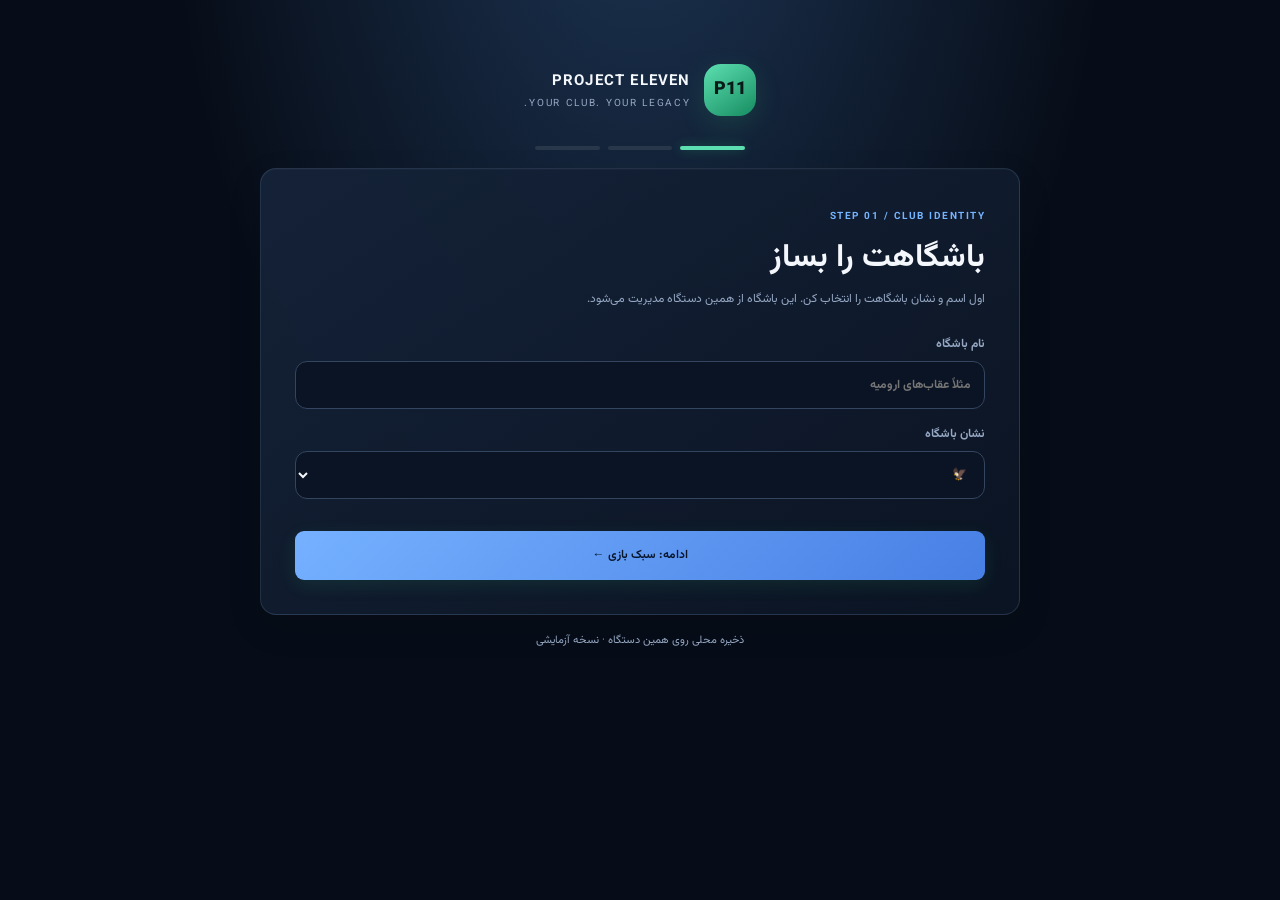
<file: index.html>
<!doctype html><html lang="fa" dir="rtl"><head><meta charset="utf-8"><meta name="viewport" content="width=device-width,initial-scale=1"><meta name="theme-color" content="#101b32"><meta name="mobile-web-app-capable" content="yes"><meta name="apple-mobile-web-app-capable" content="yes"><meta name="apple-mobile-web-app-status-bar-style" content="black-translucent"><link rel="manifest" href="app-manifest.json?v=20261020-01"><link rel="icon" href="assets/icon.svg" type="image/svg+xml"><link rel="apple-touch-icon" href="assets/icon.svg"><title>PROJECT ELEVEN | مدیر باشگاه</title><link rel="stylesheet" href="styles.css?v=20261020-15"></head><body><div class="app-shell"><aside class="sidebar"><a class="brand" href="#"><span class="brand-mark brand-mark-emblem"><svg viewBox="0 0 48 48" aria-hidden="true"><path d="M24 3 42 10v13c0 11-7 18-18 22C13 41 6 34 6 23V10z" fill="none" stroke="currentColor" stroke-width="2.4"/><path d="m24 10 9 5v8c0 7-4 12-9 15-5-3-9-8-9-15v-8z" fill="currentColor" opacity=".18"/><path d="M16 17h16M24 17v15M18 32h12" fill="none" stroke="currentColor" stroke-width="2.2" stroke-linecap="round"/><circle cx="24" cy="12" r="2" fill="#5de0b1"/></svg></span><span><b>PROJECT ELEVEN</b><small>مدیریت باشگاه فوتبال</small></span></a><div class="club-mini" id="club-mini"></div><nav id="main-nav" aria-label="منوی بازی"><button class="nav-item active" data-view="dashboard"><svg class="nav-icon" viewBox="0 0 24 24" aria-hidden="true"><path d="M3 10.5 12 3l9 7.5V21h-6v-6H9v6H3z"/></svg><span>باشگاه من</span></button><button class="nav-item" data-view="squad"><svg class="nav-icon" viewBox="0 0 24 24" aria-hidden="true"><circle cx="9" cy="7" r="3"/><path d="M3 20v-2a6 6 0 0 1 12 0v2M17 4a3 3 0 0 1 0 6M18 14a5 5 0 0 1 3 4v2"/></svg><span>ترکیب تیم</span></button><button class="nav-item" data-view="market"><svg class="nav-icon" viewBox="0 0 24 24" aria-hidden="true"><path d="M7 7h13l-3-3M17 17H4l3 3M20 7l-3 3M4 17l3-3"/></svg><span>نقل‌وانتقالات</span></button><button class="nav-item" data-view="fixtures"><svg class="nav-icon" viewBox="0 0 24 24" aria-hidden="true"><rect x="3" y="4" width="18" height="17" rx="2"/><path d="M8 2v4M16 2v4M3 9h18M8 13h3M8 17h3M15 13h2"/></svg><span>لیگ</span></button><button class="nav-item" data-view="cup"><svg class="nav-icon" viewBox="0 0 24 24" aria-hidden="true"><path d="M8 4h8v5a4 4 0 0 1-8 0zM8 6H4v2a4 4 0 0 0 4 4M16 6h4v2a4 4 0 0 1-4 4M12 13v5M8 21h8M9 18h6"/></svg><span>جام</span></button><button class="nav-item" data-view="facilities"><svg class="nav-icon" viewBox="0 0 24 24" aria-hidden="true"><path d="M3 21V8l9-5 9 5v13M7 21v-7h10v7M9 10h.01M15 10h.01"/></svg><span>امکانات</span></button><button class="nav-item" data-view="tactics"><svg class="nav-icon" viewBox="0 0 24 24" aria-hidden="true"><circle cx="12" cy="12" r="9"/><path d="M12 3v18M3 12h18M6 6l12 12M18 6 6 18"/></svg><span>تاکتیک و تمرین</span></button><button class="nav-item" data-view="liveMatch"><svg class="nav-icon" viewBox="0 0 24 24" aria-hidden="true"><rect x="3" y="5" width="18" height="14" rx="3"/><path d="m10 9 5 3-5 3z"/><path d="M7 2v3M17 2v3"/></svg><span>پخش زنده</span></button><button class="nav-item" data-view="life"><svg class="nav-icon" viewBox="0 0 24 24" aria-hidden="true"><path d="M20.8 8.7c0 5.1-8.8 11-8.8 11s-8.8-5.9-8.8-11A4.7 4.7 0 0 1 12 6.3a4.7 4.7 0 0 1 8.8 2.4Z"/><path d="M5 12h4l2-4 3 8 2-4h3"/></svg><span>زندگی</span></button><button class="nav-item" data-view="predictions"><svg class="nav-icon" viewBox="0 0 24 24" aria-hidden="true"><path d="m12 3 2.6 5.3 5.9.9-4.3 4.2 1 5.9-5.2-2.8-5.2 2.8 1-5.9-4.3-4.2 5.9-.9z"/></svg><span>پیش‌بینی رایگان</span></button><button class="nav-item" data-view="history"><svg class="nav-icon" viewBox="0 0 24 24" aria-hidden="true"><path d="M4 5h16v16H4zM8 9h8M8 13h8M8 17h5M7 2v3M17 2v3"/></svg><span>آمار و تاریخچه</span></button><button class="nav-item" data-view="social"><svg class="nav-icon" viewBox="0 0 24 24" aria-hidden="true"><circle cx="8" cy="8" r="3"/><circle cx="17" cy="9" r="2.5"/><path d="M2 20v-2a6 6 0 0 1 12 0v2M15 15a5 5 0 0 1 7 4v1"/></svg><span>اجتماعی</span></button><button class="nav-item" data-view="news"><svg class="nav-icon" viewBox="0 0 24 24" aria-hidden="true"><path d="M4 4h16v17H4zM8 8h8M8 12h8M8 16h5M2 7v12"/></svg><span>اخبار</span></button><button class="nav-item" data-view="messages"><svg class="nav-icon" viewBox="0 0 24 24" aria-hidden="true"><path d="M3 4h18v14H8l-5 3zM7 9h10M7 13h7"/></svg><span>دایرکت</span></button><button class="nav-item" data-view="room"><svg class="nav-icon" viewBox="0 0 24 24" aria-hidden="true"><rect x="3" y="4" width="18" height="16" rx="3"/><path d="M8 9h8M8 13h5M8 17h3"/></svg><span>اتاق</span></button></nav><div class="sidebar-bottom"><span class="status-dot"></span> نسخه آزمایشی قابل‌بازی <small>ذخیره روی همین دستگاه</small></div></aside><main class="main-area"><header class="topbar"><div><span class="eyebrow">FOOTBALL CLUB SIMULATOR</span><h1 id="page-title">داشبورد باشگاه</h1></div><div class="top-actions"><span class="season-pill" id="season-label">فصل ۱</span><span class="wallet-pill" id="wallet-coins">سکه</span><span class="wallet-pill wallet-diamonds" id="wallet-diamonds">الماس</span><button class="icon-button" data-action="convert-diamonds" type="button">تبدیل الماس</button><button class="icon-button" data-open-tactics="true" type="button">ترکیب و تمرین</button><button class="icon-button" id="save-button" style="display:none" aria-hidden="true" tabindex="-1">ذخیره خودکار</button><button class="icon-button danger" id="reset-button">شروع مجدد</button></div></header><section id="view-root" class="view-root" aria-live="polite"></section><footer>PROJECT ELEVEN <span>•</span> مدیریت لیگ با هوش مصنوعی · تقویم شمسی ایران · ذخیره خودکار روی همین دستگاه</footer></main></div><div id="toast" class="toast" role="status"></div><script>
(function(){
  function showFatalError(detail){
    if(document.getElementById("p11-fatal-error"))return;
    var box=document.createElement("div");box.id="p11-fatal-error";
    box.setAttribute("role","alert");
    box.style.cssText="position:fixed;z-index:999999;inset:12px;overflow:auto;display:grid;align-content:center;gap:12px;padding:24px;background:#101827;color:#fff;border:1px solid #ef7777;border-radius:18px;font:16px Tahoma,sans-serif;text-align:center;direction:rtl";
    var title=document.createElement("strong");title.style.fontSize="22px";title.textContent="بازی درست بارگذاری نشد";
    var msg=document.createElement("span");msg.textContent="گزارش خطا برای تشخیص مشکل:";
    var info=document.createElement("pre");info.style.cssText="white-space:pre-wrap;overflow-wrap:anywhere;text-align:left;direction:ltr;background:#080d17;padding:12px;border-radius:8px;font:12px monospace;max-height:35vh;overflow:auto";info.textContent=detail||"خطای اجرا یا بارگذاری فایل؛ جزئیات از مرورگر دریافت نشد.";
    var btn=document.createElement("button");btn.textContent="بارگذاری دوباره";btn.style.cssText="padding:12px 20px;border:0;border-radius:10px;background:#70a8ff;color:#07111f;font-weight:bold";btn.addEventListener("click",function(){location.reload()});
    box.append(title,msg,info,btn);document.body.appendChild(box);
  }
  window.addEventListener("error",function(e){
    var detail=e.message||"Resource/script load error";
    if(e.filename)detail+="\\nFile: "+e.filename;
    if(e.lineno)detail+="\\nLine: "+e.lineno+":"+e.colno;
    if(e.error&&e.error.stack)detail+="\\n"+e.error.stack;
    showFatalError(detail);
  },true);
  window.addEventListener("unhandledrejection",function(e){
    var reason=e.reason;showFatalError(reason&&(reason.stack||reason.message)||String(reason||"Unhandled promise rejection"));
  });
})();;
</script><script src="assets/project-eleven-assets.js?v=20261020-12"></script><script src="js/data.js?v=20261020-09"></script><script src="js/game.js?v=20261022-01"></script><script src="js/backup.js?v=20261020-03"></script><script>if("serviceWorker" in navigator && location.protocol!=="file:"){window.addEventListener("load",()=>navigator.serviceWorker.register("./sw.js?v=20261022-01").catch(()=>{}));}</script></body></html>
</file>
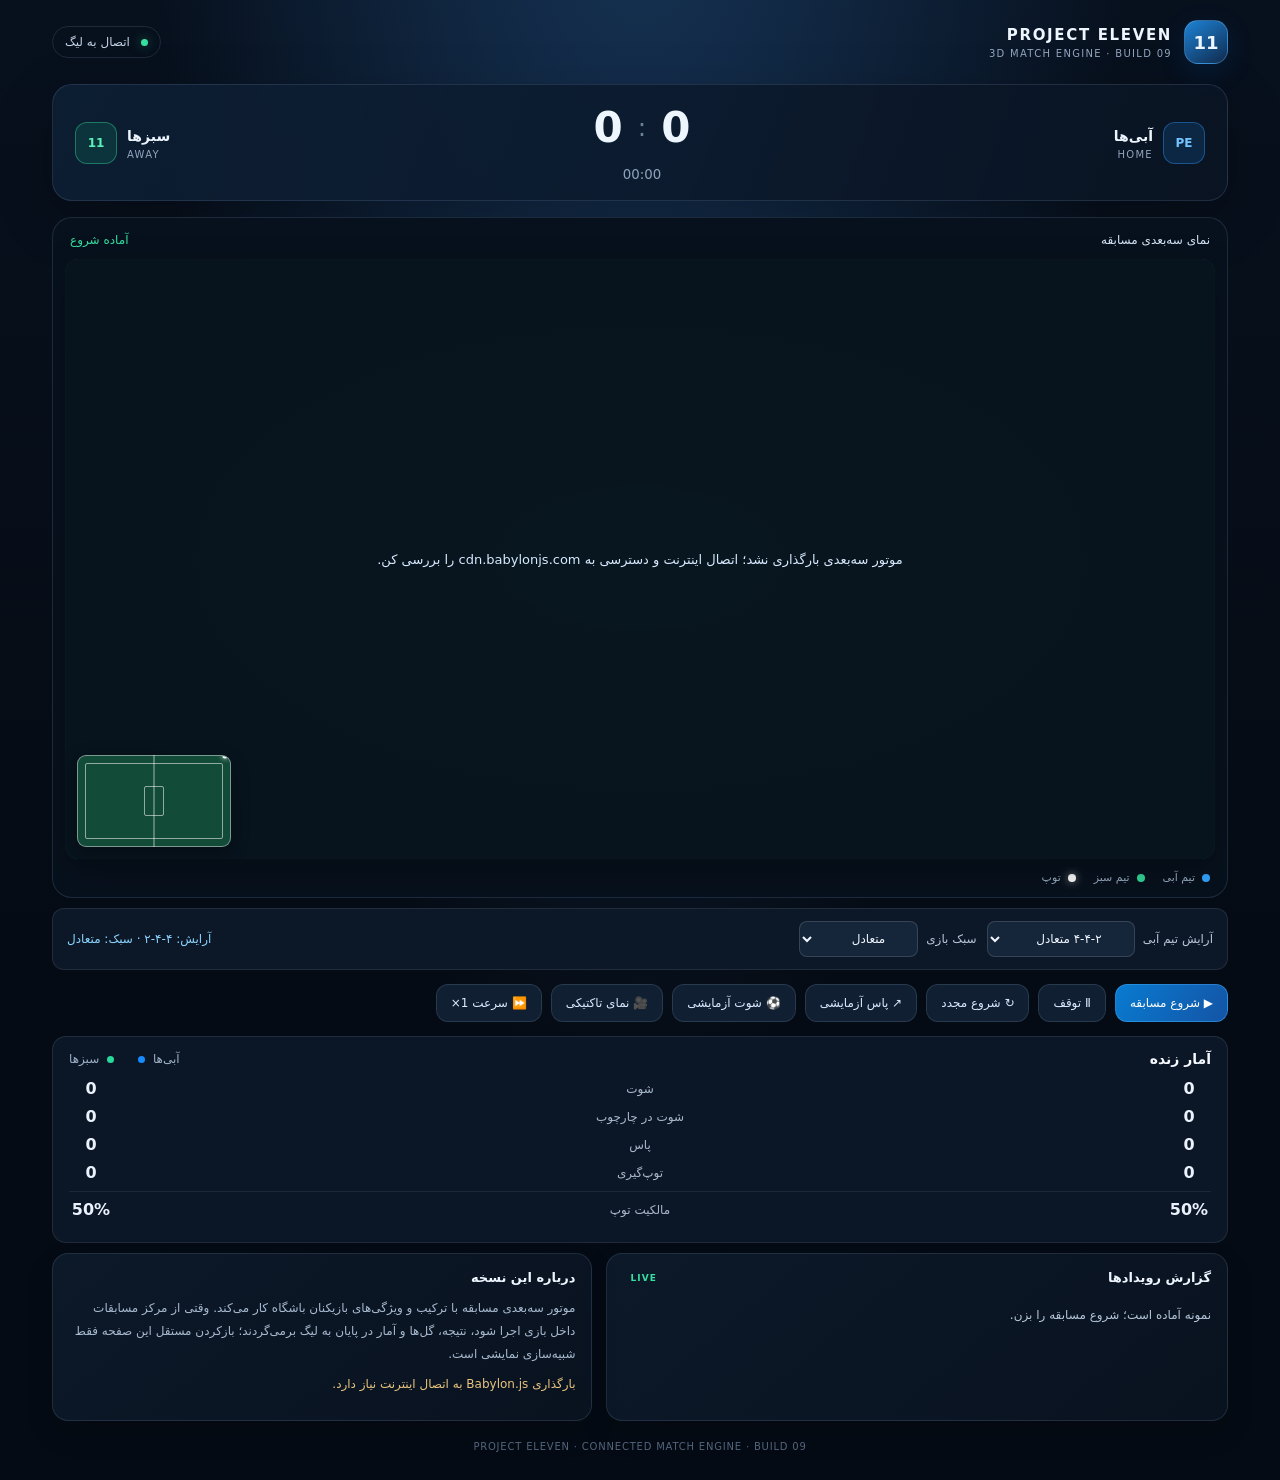
<file: 3d-match-prototype/index.html>
<!doctype html>
<html lang="fa" dir="rtl">
<head>
  <meta charset="utf-8">
  <meta name="viewport" content="width=device-width, initial-scale=1, viewport-fit=cover">
  <meta name="theme-color" content="#07111f">
  <title>PROJECT ELEVEN — 3D Match Prototype</title>
  <link rel="stylesheet" href="./styles.css">
  <script src="https://cdn.babylonjs.com/babylon.js"></script>
</head>
<body>
  <div id="goalBanner" class="goal-banner" aria-live="assertive"><span class="goal-kicker">GOAL</span><strong id="goalBannerText">GOOOAL!</strong><span id="goalBannerScore"></span></div>
<main class="app">
    <header class="topbar"><div class="brand"><span class="brand-mark">11</span><div><strong>PROJECT ELEVEN</strong><small>3D MATCH ENGINE · BUILD 09</small></div></div><span class="status"><i></i> اتصال به لیگ</span></header>
    <section class="scoreboard" aria-label="تابلوی نتیجه"><div class="team team-home"><span class="crest blue">PE</span><div><b id="homeTeamName">آبی‌ها</b><small>HOME</small></div></div><div class="score"><strong id="homeScore">0</strong><span>:</span><strong id="awayScore">0</strong><small id="matchTime">00:00</small></div><div class="team team-away"><div><b id="awayTeamName">سبزها</b><small>AWAY</small></div><span class="crest green">11</span></div></section>
    <section class="pitch-wrap"><div class="pitch-label"><span>نمای سه‌بعدی مسابقه</span><span id="phaseLabel">آماده شروع</span></div><div id="renderHost"><canvas id="gameCanvas" aria-label="زمین فوتبال سه‌بعدی"></canvas><div id="miniMap" class="mini-map" aria-label="نقشه تاکتیکی زنده"><span class="mini-ball"></span></div><div id="loading">در حال آماده‌سازی زمین سه‌بعدی…</div></div><div class="legend"><span><i class="dot blue-dot"></i> تیم آبی</span><span><i class="dot green-dot"></i> تیم سبز</span><span><i class="dot ball-dot"></i> توپ</span></div></section>
    <section class="tactics-toolbar" aria-label="تنظیمات تاکتیکی"><label>آرایش تیم آبی<select id="formationSelect"><option value="442">۴-۴-۲ متعادل</option><option value="433">۴-۳-۳ هجومی</option><option value="352">۳-۵-۲ میانه میدان</option></select></label><label>سبک بازی<select id="strategySelect"><option value="balanced">متعادل</option><option value="press">پرس از جلو</option><option value="defensive">دفاعی</option><option value="attack">هجومی</option></select></label><span id="tacticsStatus" aria-live="polite">آرایش: ۴-۴-۲ · سبک: متعادل</span></section>
    <section class="controls"><button id="startBtn" class="primary">▶ شروع مسابقه</button><button id="pauseBtn">Ⅱ توقف</button><button id="resetBtn">↻ شروع مجدد</button><button id="passBtn">↗ پاس آزمایشی</button><button id="shootBtn">⚽ شوت آزمایشی</button><button id="cameraBtn">🎥 نمای تاکتیکی</button><button id="speedBtn">⏩ سرعت 1×</button></section>
    <section id="matchStats" class="stats-panel" aria-label="آمار زنده مسابقه"><div class="stats-heading"><strong>آمار زنده</strong><span>آبی‌ها <i class="stat-blue"></i></span><span><i class="stat-green"></i> سبزها</span></div><div class="stat-row"><span id="homeShots">0</span><div class="stat-label">شوت</div><span id="awayShots">0</span></div><div class="stat-row"><span id="homeOnTarget">0</span><div class="stat-label">شوت در چارچوب</div><span id="awayOnTarget">0</span></div><div class="stat-row"><span id="homePasses">0</span><div class="stat-label">پاس</div><span id="awayPasses">0</span></div><div class="stat-row"><span id="homeTackles">0</span><div class="stat-label">توپ‌گیری</div><span id="awayTackles">0</span></div><div class="stat-row possession-row"><span id="homePossession">50%</span><div class="stat-label">مالکیت توپ</div><span id="awayPossession">50%</span></div></section>
    <section class="bottom-grid"><article class="panel"><div class="panel-title"><span>گزارش رویدادها</span><span class="live-dot">LIVE</span></div><ul id="eventLog"><li>نمونه آماده است؛ شروع مسابقه را بزن.</li></ul></article><article class="panel note"><div class="panel-title">درباره این نسخه</div><p>موتور سه‌بعدی مسابقه با ترکیب و ویژگی‌های بازیکنان باشگاه کار می‌کند. وقتی از مرکز مسابقات داخل بازی اجرا شود، نتیجه، گل‌ها و آمار در پایان به لیگ برمی‌گردند؛ بازکردن مستقل این صفحه فقط شبیه‌سازی نمایشی است.</p><p class="warning">بارگذاری Babylon.js به اتصال اینترنت نیاز دارد.</p></article></section>
    <footer>PROJECT ELEVEN · CONNECTED MATCH ENGINE · BUILD 09</footer>
  </main>
  <script src="./src/main.js?v=20261020-14"></script>
</body>
</html>
</file>
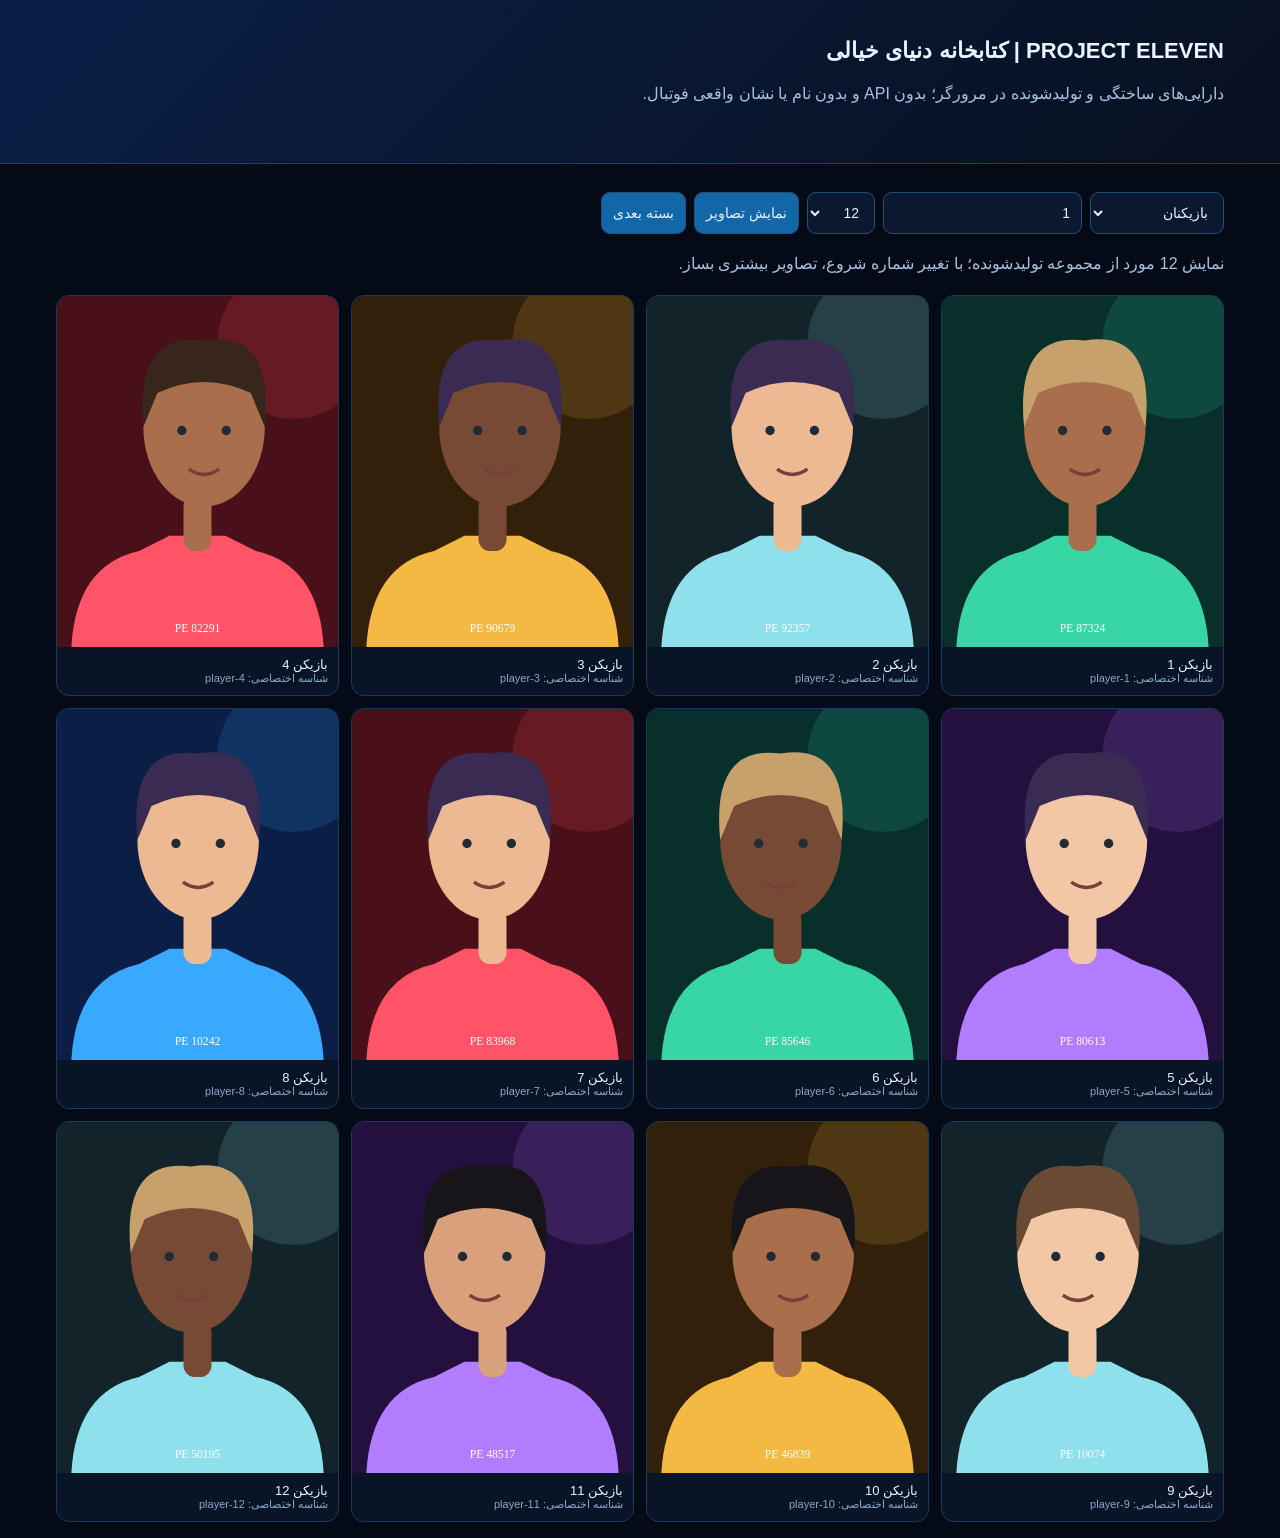
<file: asset-library.html>
<!doctype html><html lang="fa" dir="rtl"><head><meta charset="utf-8"><meta name="viewport" content="width=device-width,initial-scale=1"><title>PROJECT ELEVEN — کتابخانه تصاویر خیالی</title><style>*{box-sizing:border-box}body{margin:0;background:#050b16;color:#eaf3ff;font-family:Tahoma,Arial,sans-serif}header{padding:22px 16px;background:linear-gradient(135deg,#0b1f46,#07101f);border-bottom:1px solid #17416a}h1{margin:0;font-size:22px}.wrap{max-width:1200px;margin:auto;padding:16px}p{color:#a8c2df;line-height:1.8}.controls{display:flex;flex-wrap:wrap;gap:8px;margin:12px 0}select,input,button{background:#0b1830;color:#eaf3ff;border:1px solid #23517b;padding:11px;border-radius:9px;font-size:14px}button{background:#1267a8;cursor:pointer}.grid{display:grid;grid-template-columns:repeat(2,minmax(0,1fr));gap:12px}@media(min-width:680px){.grid{grid-template-columns:repeat(4,minmax(0,1fr))}}.card{background:#091426;border:1px solid #173c60;border-radius:13px;overflow:hidden}.card img{width:100%;display:block;aspect-ratio:4/5;object-fit:cover}.label{padding:10px;font-size:13px}.muted{font-size:11px;color:#8aa9c8}</style></head><body><header><div class="wrap"><h1>PROJECT ELEVEN | کتابخانه دنیای خیالی</h1><p>دارایی‌های ساختگی و تولیدشونده در مرورگر؛ بدون API و بدون نام یا نشان واقعی فوتبال.</p></div></header><main class="wrap"><div class="controls"><select id="type"><option value="player">بازیکنان</option><option value="club">لوگوهای باشگاه</option><option value="stadium">ورزشگاه‌ها</option><option value="kit">لباس تیم‌ها</option><option value="coach">مربیان</option><option value="trophy">جام‌ها</option><option value="icon">آیکون‌ها</option></select><input id="start" type="number" min="0" value="1"><select id="amount"><option>12</option><option>24</option><option>48</option><option>100</option></select><button id="show">نمایش تصاویر</button><button id="more">بسته بعدی</button></div><p id="status"></p><section id="grid" class="grid"></section></main><script src="assets/project-eleven-assets.js"></script><script>let start=1;function draw(){const type=document.querySelector('#type').value;start=Math.max(0,Number(document.querySelector('#start').value)||0);const amount=Number(document.querySelector('#amount').value),grid=document.querySelector('#grid');grid.innerHTML='';for(let i=start;i<start+amount;i++){const card=document.createElement('article');card.className='card';const img=document.createElement('img');ProjectElevenAssets.render(img,type,i);const label=document.createElement('div');label.className='label';label.textContent=({player:'بازیکن ',club:'باشگاه ',stadium:'ورزشگاه ',kit:'لباس ',coach:'مربی ',trophy:'جام ',icon:'آیکون '})[type]+i;const small=document.createElement('div');small.className='muted';small.textContent='شناسه اختصاصی: '+type+'-'+i;label.append(document.createElement('br'),small);card.append(img,label);grid.append(card)}document.querySelector('#status').textContent='نمایش '+amount+' مورد از مجموعه تولیدشونده؛ با تغییر شماره شروع، تصاویر بیشتری بساز.';document.querySelector('#start').value=start}document.querySelector('#show').onclick=draw;document.querySelector('#more').onclick=()=>{start+=Number(document.querySelector('#amount').value);document.querySelector('#start').value=start;draw()};draw();</script></body></html>
</file>
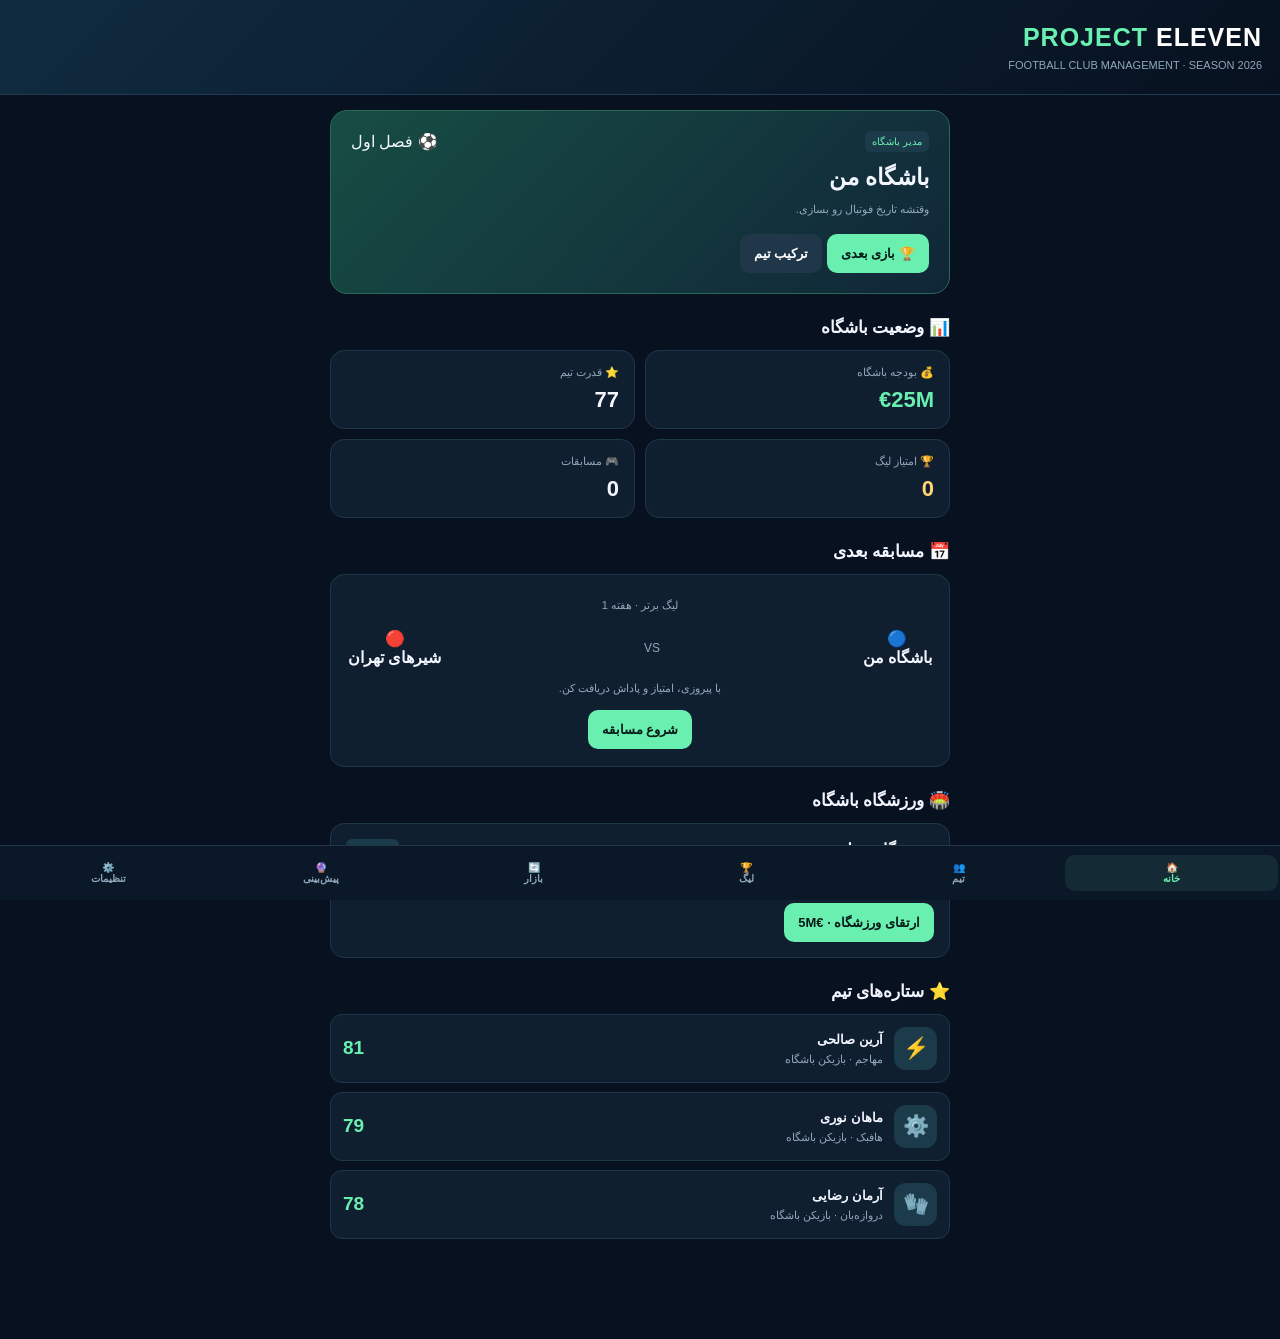
<file: archive/index-legacy.html>
<!DOCTYPE html>
<html lang="fa" dir="rtl">
<head>
<meta charset="UTF-8">
<meta name="viewport" content="width=device-width, initial-scale=1, maximum-scale=1, user-scalable=no">
<meta name="theme-color" content="#07111f">
<title>PROJECT ELEVEN</title>
<style>
*{box-sizing:border-box}
body{margin:0;background:#07111f;color:#f3f6ff;font-family:Arial,sans-serif;padding-bottom:85px}
header{padding:23px 18px;background:linear-gradient(135deg,#102b40,#07111f);border-bottom:1px solid #203c50}
.logo{font-size:25px;font-weight:900;letter-spacing:1px;color:#69f0b1}
.logo span{color:white}
.sub{font-size:11px;color:#91a8ba;margin-top:7px}
main{padding:15px;max-width:650px;margin:auto}
h2{font-size:17px;margin:23px 0 12px}
h3{font-size:14px;margin:0 0 9px}
.grid{display:grid;grid-template-columns:repeat(2,1fr);gap:10px}
.card{background:#101f30;border:1px solid #20374a;border-radius:14px;padding:15px}
.label{font-size:11px;color:#91a8ba}
.value{font-size:22px;font-weight:bold;margin-top:8px}
.green{color:#69f0b1}
.gold{color:#ffd477}
.hero{padding:20px;border-radius:17px;background:linear-gradient(135deg,#174d43,#102638);border:1px solid #286957}
.hero .name{font-size:23px;font-weight:bold;margin:12px 0}
button{border:0;border-radius:10px;background:#69f0b1;color:#071a18;padding:12px 14px;font-weight:bold;font-size:13px;cursor:pointer}
button.secondary{background:#20374a;color:white}
button:disabled{opacity:.4}
.row{display:flex;justify-content:space-between;align-items:center;gap:10px}
.list{display:flex;flex-direction:column;gap:9px}
.player{display:flex;align-items:center;gap:11px;padding:12px;background:#101f30;border:1px solid #20374a;border-radius:12px}
.avatar{width:43px;height:43px;display:grid;place-items:center;background:#1b3b4a;border-radius:12px;font-size:21px}
.info{flex:1;min-width:0}
.info strong{font-size:13px}
.info small{display:block;color:#91a8ba;margin-top:5px;font-size:11px}
.rating{font-size:19px;font-weight:bold;color:#69f0b1}
nav{position:fixed;bottom:0;left:0;right:0;background:#0b1827;border-top:1px solid #20374a;display:flex;justify-content:space-around;padding:9px 2px calc(9px + env(safe-area-inset-bottom));z-index:5}
nav button{background:transparent;color:#8da5b8;padding:7px 5px;font-size:10px;flex:1}
nav button.active{color:#69f0b1;background:#142b35}
.page{display:none}.page.active{display:block}
.notice{color:#91a8ba;font-size:11px;line-height:1.8;margin-top:12px}
table{width:100%;border-collapse:collapse;font-size:12px}
td,th{text-align:center;padding:12px 4px;border-bottom:1px solid #20374a}
th{color:#91a8ba}
.tag{font-size:10px;padding:5px 7px;background:#1b3b4a;border-radius:6px;color:#69f0b1}
.match{background:#101f30;border:1px solid #20374a;border-radius:14px;padding:17px;text-align:center}
.score{font-size:34px;font-weight:bold;margin:16px 0}
input{background:#07111f;border:1px solid #345067;border-radius:9px;padding:11px;color:white;width:100%;margin:9px 0;font-size:14px}
</style>
</head>
<body>
<header>
 <div class="logo">PROJECT <span>ELEVEN</span></div>
 <div class="sub">FOOTBALL CLUB MANAGEMENT · SEASON 2026</div>
</header>
<main>
<section id="home" class="page active">
 <div class="hero">
  <div class="row"><span class="tag">مدیر باشگاه</span><span>⚽ فصل اول</span></div>
  <div class="name" id="clubTitle">باشگاه من</div>
  <div class="sub">وقتشه تاریخ فوتبال رو بسازی.</div>
  <br><button onclick="playMatch()">🏆 بازی بعدی</button>
  <button class="secondary" onclick="showPage('team')">ترکیب تیم</button>
 </div>
 <h2>📊 وضعیت باشگاه</h2>
 <div class="grid">
  <div class="card"><div class="label">💰 بودجه باشگاه</div><div class="value green" id="money">€25M</div></div>
  <div class="card"><div class="label">⭐ قدرت تیم</div><div class="value" id="strength">76</div></div>
  <div class="card"><div class="label">🏆 امتیاز لیگ</div><div class="value gold" id="points">0</div></div>
  <div class="card"><div class="label">🎮 مسابقات</div><div class="value" id="played">0</div></div>
 </div>
 <h2>📅 مسابقه بعدی</h2>
 <div class="match">
  <div class="sub">لیگ برتر · هفته <span id="week">1</span></div>
  <div class="row" style="margin-top:17px"><div>🔵<br><b id="shortClub">باشگاه من</b></div><div style="font-size:12px;color:#91a8ba">VS</div><div>🔴<br><b id="opponent">شیرهای تهران</b></div></div>
  <p class="notice">با پیروزی، امتیاز و پاداش دریافت کن.</p>
  <button onclick="playMatch()">شروع مسابقه</button>
 </div>
 <h2>🏟️ ورزشگاه باشگاه</h2>
 <div class="card"><div class="row"><strong id="stadiumName">ورزشگاه محلی</strong><span class="tag">سطح <span id="stadiumLevel">1</span>/5</span></div><p class="notice">ظرفیت ورزشگاه با ارتقا افزایش پیدا می‌کند.</p><button onclick="upgradeStadium()">ارتقای ورزشگاه · <span id="stadiumCost">€5M</span></button></div>
 <h2>⭐ ستاره‌های تیم</h2>
 <div class="list" id="stars"></div>
</section>

<section id="team" class="page">
 <h2>👥 ترکیب و بازیکنان</h2>
 <div class="card"><div class="label">میانگین قدرت تیم</div><div class="value green" id="teamRating">76</div><p class="notice">بازیکنانت رو بررسی کن و برای تقویت تیم برنامه بریز.</p></div>
 <div class="list" id="roster" style="margin-top:12px"></div>
</section>

<section id="league" class="page">
 <h2>🏆 جدول لیگ</h2>
 <div class="card" style="padding:5px">
 <table><thead><tr><th>#</th><th>باشگاه</th><th>بازی</th><th>امتیاز</th></tr></thead><tbody id="tableBody"></tbody></table>
 </div>
 <p class="notice">برد: ۳ امتیاز · مساوی: ۱ امتیاز · باخت: بدون امتیاز</p>
</section>

<section id="predictions" class="page">
 <h2>🔮 پیش‌بینی مسابقه</h2>
 <div class="card"><div class="label">مسابقه بعدی · شرکت کاملاً رایگان</div>
 <div class="row" style="margin-top:12px"><b id="predictionHome">باشگاه من</b><span>VS</span><b id="predictionAway">شیرهای تهران</b></div>
 <p class="notice">برای پیش‌بینی هیچ پول یا سکه‌ای پرداخت نمی‌کنی. پیش‌بینی درست ۲ میلیون یورو جایزه دارد.</p>
 <div class="choice" style="display:flex;gap:6px;margin:12px 0"><button class="secondary" onclick="setPrediction('win')">برد ما</button><button class="secondary" onclick="setPrediction('draw')">مساوی</button><button class="secondary" onclick="setPrediction('lose')">باخت ما</button></div>
 <p class="notice" id="predictionStatus">هنوز انتخابی نکردی.</p><button onclick="submitPrediction()">ثبت پیش‌بینی رایگان</button></div>
 <h2>📜 سوابق پیش‌بینی</h2><div class="list" id="predictionHistory"></div>
</section>
<section id="market" class="page">
 <h2>🔄 بازار نقل‌وانتقالات</h2>
 <div class="card"><div class="label">بودجه قابل‌استفاده</div><div class="value green" id="marketMoney">€25M</div><p class="notice">بازیکن بخر تا قدرت باشگاهت افزایش پیدا کنه. این بازار آزمایشی و آفلاین است.</p></div>
 <div class="list" id="marketList" style="margin-top:12px"></div>
</section>

<section id="settings" class="page">
 <h2>⚙️ تنظیمات باشگاه</h2>
 <div class="card">
  <h3>نام باشگاه</h3>
  <input id="clubInput" maxlength="24" placeholder="نام باشگاه را وارد کن">
  <button onclick="renameClub()">ثبت نام باشگاه</button>
 </div>
 <div class="card" style="margin-top:12px">
  <h3>ذخیره بازی</h3>
  <p class="notice">اطلاعات این نسخه در حافظه مرورگر همین دستگاه ذخیره می‌شود.</p>
  <button onclick="saveGame()">ذخیره بازی</button>
  <button class="secondary" onclick="resetGame()">شروع دوباره</button>
 </div>
 <p class="notice">PROJECT ELEVEN · نسخه آزمایشی 0.1<br>نسخه فعلی آنلاین چندنفره نیست.</p>
</section>
</main>
<nav>
 <button class="active" data-page="home" onclick="showPage('home')">🏠<br>خانه</button>
 <button data-page="team" onclick="showPage('team')">👥<br>تیم</button>
 <button data-page="league" onclick="showPage('league')">🏆<br>لیگ</button>
 <button data-page="market" onclick="showPage('market')">🔄<br>بازار</button>
 <button data-page="predictions" onclick="showPage('predictions')">🔮<br>پیش‌بینی</button>
 <button data-page="settings" onclick="showPage('settings')">⚙️<br>تنظیمات</button>
</nav>
<script>
const initialPlayers=[
{id:1,name:"آرمان رضایی",pos:"دروازه‌بان",rating:78,price:0,icon:"🧤"},
{id:2,name:"امیر محمدی",pos:"مدافع",rating:75,price:0,icon:"🛡️"},
{id:3,name:"پارسا کریمی",pos:"مدافع",rating:73,price:0,icon:"🛡️"},
{id:4,name:"سامان احمدی",pos:"مدافع",rating:76,price:0,icon:"🛡️"},
{id:5,name:"آریا مرادی",pos:"مدافع",rating:74,price:0,icon:"🛡️"},
{id:6,name:"ماهان نوری",pos:"هافبک",rating:79,price:0,icon:"⚙️"},
{id:7,name:"کیان حیدری",pos:"هافبک",rating:77,price:0,icon:"⚙️"},
{id:8,name:"پارسا موسوی",pos:"هافبک",rating:75,price:0,icon:"⚙️"},
{id:9,name:"آرین صالحی",pos:"مهاجم",rating:81,price:0,icon:"⚡"},
{id:10,name:"بردیا اکبری",pos:"مهاجم",rating:78,price:0,icon:"⚡"},
{id:11,name:"سامیار حسینی",pos:"مهاجم",rating:77,price:0,icon:"⚡"}
];
const marketPlayers=[
{id:101,name:"دانیال رستمی",pos:"مهاجم",rating:84,price:12,icon:"⚡"},
{id:102,name:"اشکان بهرامی",pos:"هافبک",rating:82,price:9,icon:"⚙️"},
{id:103,name:"مهراد زمانی",pos:"مدافع",rating:80,price:7,icon:"🛡️"},
{id:104,name:"شایان فرهادی",pos:"دروازه‌بان",rating:83,price:8,icon:"🧤"},
{id:105,name:"نوید جعفری",pos:"مهاجم",rating:79,price:5,icon:"⚡"}
];
const defaults=()=>({club:"باشگاه من",money:25,points:0,played:0,wins:0,draws:0,losses:0,players:initialPlayers.map(p=>({...p})),bought:[],opponentIndex:0,results:[],stadium:1,predictionChoice:null,predictionChoiceSubmitted:false,predictionHistory:[]});
let state;
try{state=JSON.parse(localStorage.getItem("pe_save"))||defaults()}catch(e){state=defaults()}
state.stadium=state.stadium||1;state.predictionHistory=state.predictionHistory||[];state.predictionChoice=state.predictionChoice||null;state.predictionChoiceSubmitted=state.predictionChoiceSubmitted||false;
const opponents=["شیرهای تهران","ستاره‌های تبریز","قهرمانان شیراز","عقابان اصفهان","پارس یونایتد","آذرخش مشهد","طلایی‌پوشان","پایتخت FC"];
function moneyText(n){return "€"+n+"M"}
function avg(){return Math.round(state.players.reduce((a,p)=>a+p.rating,0)/Math.max(1,state.players.length))}
function saveGame(){try{localStorage.setItem("pe_save",JSON.stringify(state));alert("بازی ذخیره شد ✅")}catch(e){alert("ذخیره‌سازی در این مرورگر در دسترس نیست.")}}
function showPage(id){
 document.querySelectorAll(".page").forEach(p=>p.classList.toggle("active",p.id===id));
 document.querySelectorAll("nav button").forEach(b=>b.classList.toggle("active",b.dataset.page===id));
 render()
}
function playerHTML(p,market=false,manage=false){
 return `<div class="player"><div class="avatar">${p.icon}</div><div class="info"><strong>${p.name}</strong><small>${p.pos} · ${market?"ارزش €"+p.price+"M":"بازیکن باشگاه"}</small>${manage?`<div style="display:flex;gap:5px;margin-top:8px"><button style="padding:7px;font-size:10px" onclick="trainPlayer(${p.id})">تمرین €1M</button><button class="secondary" style="padding:7px;font-size:10px" onclick="releasePlayer(${p.id})">آزادسازی</button></div>`:""}</div><div class="rating">${p.rating}</div>${market?`<button onclick="buyPlayer(${p.id})">خرید</button>`:""}</div>`
}
function render(){
 document.getElementById("clubTitle").textContent=state.club;
 document.getElementById("shortClub").textContent=state.club;
 document.getElementById("money").textContent=moneyText(state.money);
 document.getElementById("marketMoney").textContent=moneyText(state.money);
 document.getElementById("strength").textContent=avg();
 document.getElementById("teamRating").textContent=avg();
 document.getElementById("points").textContent=state.points;
 document.getElementById("played").textContent=state.played;
 document.getElementById("week").textContent=state.played+1;
 document.getElementById("opponent").textContent=opponents[state.opponentIndex%opponents.length];
 document.getElementById("stars").innerHTML=[...state.players].sort((a,b)=>b.rating-a.rating).slice(0,3).map(p=>playerHTML(p)).join("");
 document.getElementById("stadiumLevel").textContent=state.stadium;
 document.getElementById("stadiumName").textContent=state.stadium>=5?"ورزشگاه بزرگ PROJECT ELEVEN":state.stadium>=3?"ورزشگاه اختصاصی":"ورزشگاه محلی";
 document.getElementById("stadiumCost").textContent=state.stadium>=5?"حداکثر سطح":moneyText(state.stadium*5);
 document.getElementById("predictionHome").textContent=state.club;
 document.getElementById("predictionAway").textContent=opponents[state.opponentIndex%opponents.length];
 document.getElementById("predictionStatus").textContent=state.predictionChoiceSubmitted?"پیش‌بینی ثبت شده؛ مسابقه را شروع کن.":state.predictionChoice?("انتخاب فعلی: "+({win:"برد ما",draw:"مساوی",lose:"باخت ما"}[state.predictionChoice])):"هنوز انتخابی نکردی.";
 document.getElementById("predictionHistory").innerHTML=state.predictionHistory.slice(0,8).map(h=>'<div class="card"><b>'+h.opponent+'</b><p class="notice">نتیجه '+h.score+' · '+(h.correct?"پیش‌بینی درست 🎉":"پیش‌بینی نادرست")+(h.reward?" · جایزه "+moneyText(h.reward):"")+'</p></div>').join("")||'<div class="card">هنوز پیش‌بینی‌ای ثبت نشده.</div>';
 document.getElementById("roster").innerHTML=state.players.map(p=>playerHTML(p,false,true)).join("");
 document.getElementById("marketList").innerHTML=marketPlayers.filter(p=>!state.bought.includes(p.id)).map(p=>playerHTML(p,true)).join("")||'<div class="card">فعلاً بازیکن جدیدی در بازار نیست.</div>';
 document.getElementById("tableBody").innerHTML=[
 {name:state.club,played:state.played,points:state.points,me:true},
 {name:"شیرهای تهران",played:4,points:9},
 {name:"ستاره‌های تبریز",played:4,points:8},
 {name:"قهرمانان شیراز",played:4,points:6},
 {name:"عقابان اصفهان",played:4,points:4},
 {name:"پارس یونایتد",played:4,points:2}
 ].sort((a,b)=>b.points-a.points).map((t,i)=>`<tr style="${t.me?"color:#69f0b1":""}"><td>${i+1}</td><td>${t.name}</td><td>${t.played}</td><td>${t.points}</td></tr>`).join("");
}
function playMatch(){
 const my=avg()+Math.random()*20-10;
 const opp=73+Math.random()*18;
 const a=Math.max(0,Math.round(my/22+Math.random()*2));
 const b=Math.max(0,Math.round(opp/23+Math.random()*2));
 state.played++;
 state.opponentIndex++;
 let message;
 if(a>b){state.wins++;state.points+=3;state.money+=2;message="پیروزی! ۲ میلیون یورو پاداش گرفتی."}
 else if(a===b){state.draws++;state.points++;state.money+=1;message="مساوی! ۱ میلیون یورو پاداش گرفتی."}
 else{state.losses++;message="این مسابقه رو باختی؛ برای بازی بعدی تیمت رو تقویت کن."}
 const opponent=opponents[(state.opponentIndex-1)%opponents.length];
 state.results.unshift({a,b,opponent});
 if(state.predictionChoiceSubmitted){
  const outcome=a>b?"win":a===b?"draw":"lose",correct=state.predictionChoice===outcome,reward=correct?2:0;
  if(reward)state.money+=reward;
  state.predictionHistory.unshift({opponent,score:a+" - "+b,correct,reward});
  message+=correct?" پیش‌بینی درست بود؛ ۲ میلیون یورو جایزه گرفتی!":" پیش‌بینی درست نبود؛ شرکت رایگان بود.";
 }
 state.predictionChoice=null;state.predictionChoiceSubmitted=false;
 saveSilent();render();
 alert(`${state.club} ${a} - ${b} ${opponent}\n\n${message}`);
}
function setPrediction(choice){state.predictionChoice=choice;state.predictionChoiceSubmitted=false;saveSilent();render()}
function submitPrediction(){if(!state.predictionChoice){alert("اول برد، مساوی یا باخت را انتخاب کن.");return}if(state.predictionChoiceSubmitted){alert("پیش‌بینی این مسابقه قبلاً ثبت شده.");return}state.predictionChoiceSubmitted=true;saveSilent();render();alert("پیش‌بینی رایگان ثبت شد! حالا مسابقه را شروع کن.")}
function upgradeStadium(){if(state.stadium>=5){alert("ورزشگاه به حداکثر سطح رسیده.");return}const cost=state.stadium*5;if(state.money<cost){alert("بودجه کافی نیست؛ هزینه ارتقا "+moneyText(cost)+" است.");return}state.money-=cost;state.stadium++;saveSilent();render();alert("ورزشگاه ارتقا پیدا کرد!")}
function trainPlayer(id){
 const p=state.players.find(x=>x.id===id);if(!p)return;
 if(p.rating>=95){alert("قدرت این بازیکن به حداکثر ۹۵ رسیده.");return}
 if(state.money<1){alert("بودجه کافی برای تمرین نداری.");return}
 state.money-=1;p.rating++;saveSilent();render();alert(p.name+" تمرین کرد و قدرتش یک واحد افزایش یافت.");
}
function releasePlayer(id){
 const p=state.players.find(x=>x.id===id);if(!p)return;
 if(state.players.length<=11){alert("برای حفظ ترکیب اصلی، نمی‌توانی کمتر از ۱۱ بازیکن داشته باشی.");return}
 if(!confirm("بازیکن "+p.name+" آزاد شود؟ آزادسازی رایگان است و هیچ درآمدی برای باشگاه ندارد."))return;
 state.players=state.players.filter(x=>x.id!==id);saveSilent();render();alert("بازیکن آزاد شد؛ هیچ پولی دریافت نکردی.");
}
function buyPlayer(id){
 const p=marketPlayers.find(x=>x.id===id);
 if(!p||state.bought.includes(id))return;
 if(state.players.length>=18){alert("فهرست آزمایشی حداکثر ۱۸ بازیکن دارد.");return}
 if(state.money<p.price){alert("بودجه کافی نیست!");return}
 state.money-=p.price;state.players.push({...p});state.bought.push(id);saveSilent();render();alert(`${p.name} به باشگاه اضافه شد!`);
}
function renameClub(){
 const v=document.getElementById("clubInput").value.trim();
 if(!v){alert("اول نام باشگاه را وارد کن.");return}
 state.club=v;saveSilent();render();alert("نام باشگاه تغییر کرد.");
}
function saveSilent(){try{localStorage.setItem("pe_save",JSON.stringify(state))}catch(e){}}
function resetGame(){if(confirm("تمام پیشرفت این نسخه پاک شود؟")){state=defaults();saveSilent();render();alert("بازی از نو شروع شد.")}}
render();
</script>
</body>
</html>
</file>
<file: styles.css>
@import url('https://fonts.googleapis.com/css2?family=Vazirmatn:wght@400;500;600;700;800&display=swap');:root{--bg:#0a1020;--line:#273650;--text:#f3f6fc;--muted:#94a4be;--blue:#6da8ff;--green:#5de0b1;--gold:#f4c96b}*{box-sizing:border-box}body{margin:0;background:radial-gradient(ellipse at 80% -20%,#1c3152 0,transparent 42%),var(--bg);color:var(--text);font-family:'Vazirmatn',Tahoma,sans-serif;min-height:100vh}button,input,select{font:inherit}button{cursor:pointer}.app-shell{display:grid;grid-template-columns:235px minmax(0,1fr);min-height:100vh}.sidebar{padding:22px 14px;background:#0b1426;border-left:1px solid var(--line);display:flex;flex-direction:column;gap:23px}.brand{display:flex;gap:11px;align-items:center;color:var(--text);text-decoration:none}.brand-mark{display:grid;place-items:center;width:46px;height:46px;border-radius:14px;background:linear-gradient(135deg,#78b2ff,#426ee6);font-weight:800;color:#071124}.brand b{display:block;font-size:13px;letter-spacing:.7px}.brand small{display:block;color:var(--muted);font-size:11px}.club-mini,.panel,.stat-card,.hero-card{background:linear-gradient(145deg,#182740,#0f192c);border:1px solid var(--line);border-radius:16px;padding:17px;min-width:0}.club-mini strong{display:block}.club-mini small{color:var(--muted)}.club-crest{font-size:24px;float:left}.club-meta{display:flex;justify-content:space-between;margin-top:12px;font-size:12px;color:var(--muted)}nav{display:grid;gap:6px}.nav-item{border:1px solid transparent;background:transparent;color:#a9b7cd;text-align:right;padding:12px;border-radius:10px;display:flex;gap:11px;align-items:center}.nav-item:hover,.nav-item.active{background:#182944;border-color:#294263;color:white}.nav-item.active{box-shadow:inset -3px 0 var(--blue)}.sidebar-bottom{margin-top:auto;color:#a5b4cb;font-size:12px}.sidebar-bottom small{display:block;margin:7px 18px;color:#6f819e}.status-dot{display:inline-block;width:7px;height:7px;border-radius:50%;background:var(--green);margin-left:8px}.main-area{min-width:0;padding:26px clamp(14px,3vw,40px) 20px}.topbar{display:flex;justify-content:space-between;align-items:center;gap:14px;margin-bottom:23px}.eyebrow{color:var(--blue);font-size:10px;letter-spacing:1.5px;font-weight:700}.topbar h1{font-size:25px;margin:4px 0 0}.top-actions{display:flex;align-items:center;gap:7px}.season-pill,.icon-button{border:1px solid var(--line);background:#142139;border-radius:9px;padding:8px 11px;font-size:12px;color:#dce6f6}.danger{color:#ffb0b8!important}.view-root{max-width:1500px;margin:auto}.grid{display:grid;gap:15px}.stats-grid{grid-template-columns:repeat(4,minmax(0,1fr));margin-bottom:16px}.stat-label{font-size:12px;color:var(--muted)}.stat-value{font-size:24px;font-weight:800;margin:8px 0 2px}.stat-note{font-size:11px;color:var(--green)}.hero-card{background:linear-gradient(115deg,#213c65,#14233d 62%,#17233b);display:flex;justify-content:space-between;align-items:center;gap:15px;margin-bottom:16px;overflow:hidden}.hero-card h2{margin:5px 0;font-size:23px}.hero-card p{color:#b4c4dc;font-size:13px;max-width:570px}.hero-icon{font-size:50px}.two-col{grid-template-columns:minmax(0,1.3fr) minmax(290px,1fr)}.panel-head{display:flex;align-items:center;justify-content:space-between;gap:10px;margin-bottom:13px}.panel h3,.panel-head h3{margin:0;font-size:16px}.muted{color:var(--muted);font-size:12px}.btn{border:1px solid #3c5b82;border-radius:9px;padding:8px 12px;color:white;background:#264b7b;font-size:12px;font-weight:600}.btn.primary{background:linear-gradient(135deg,#75b1ff,#477fe4);border:0;color:#07152a}.btn.green{background:#143d37;border-color:#286d5e;color:#8df0cd}.btn.ghost{background:#101b2e;border-color:var(--line);color:#d6e1f1}.btn.red{background:#44242e;border-color:#70404a;color:#ffb1b9}.btn-row,.quick-actions{display:flex;gap:8px;flex-wrap:wrap}.table-wrap{overflow-x:auto}table{border-collapse:collapse;width:100%;min-width:440px;font-size:12px}th{color:#8fa2be;text-align:right;font-weight:500;background:#101a2d}th,td{padding:10px;border-bottom:1px solid #26344c;white-space:nowrap}tbody tr:hover{background:#1b2a42}.rank{display:inline-grid;place-items:center;width:25px;height:25px;border-radius:8px;background:#243751}.avatar{width:64px;height:72px;flex:0 0 64px;border-radius:12px;display:grid;place-items:center;overflow:hidden;background:linear-gradient(135deg,#36577d,#1e304a);font-size:11px;font-weight:700;border:1px solid #3b5372}.avatar img{display:block;width:100%;height:100%;object-fit:cover}.player-card-top{align-items:center}.player-card-top h4{margin:0 0 3px}.player-card-top p{margin:0}.rating{color:var(--gold);font-weight:700}.pill{display:inline-block;border-radius:30px;padding:4px 8px;background:#20354f;color:#b9d8ff;font-size:10px}.pill.good{background:#173e37;color:#87e6c5}.pill.warn{background:#443720;color:#f5d08b}.pill.bad{background:#452832;color:#ffadb7}.section-title{font-size:14px;font-weight:700;margin:18px 0 12px}.notice{padding:12px;border-radius:10px;background:#152943;border:1px solid #294566;color:#c9ddf7;font-size:12px;margin-top:12px}.list-stack{display:grid;gap:8px}.list-row{display:flex;align-items:center;justify-content:space-between;gap:10px;padding:10px 0;border-bottom:1px solid #27364e}.list-row:last-child{border:0}.list-row strong{font-size:12px}.list-row small{display:block;color:var(--muted);font-size:10px;margin-top:4px}.toolbar{display:flex;gap:8px;flex-wrap:wrap;margin-bottom:13px}.field{background:#0d1729;border:1px solid var(--line);border-radius:9px;padding:9px 10px;color:var(--text);min-width:120px}.field.search{flex:1;min-width:180px}.player-grid{display:grid;grid-template-columns:repeat(3,minmax(0,1fr));gap:11px}.player-card{border:1px solid var(--line);border-radius:14px;padding:13px;background:#111d32}.player-card-top{display:flex;align-items:center;gap:9px}.player-card h4{margin:0;font-size:13px}.player-card p{margin:4px 0;color:var(--muted);font-size:11px}.player-metrics{display:grid;grid-template-columns:repeat(3,1fr);gap:6px;margin:12px 0}.metric{background:#0d1729;padding:7px;border-radius:8px;text-align:center}.metric b{display:block;font-size:14px}.metric small{font-size:9px;color:var(--muted)}.card-actions{display:flex;gap:6px;flex-wrap:wrap}.empty{padding:25px;text-align:center;color:var(--muted);font-size:13px}.match-row{display:grid;grid-template-columns:1fr auto 1fr;align-items:center;gap:10px;padding:11px 0;border-bottom:1px solid var(--line);font-size:12px}.match-team{display:flex;align-items:center;gap:6px}.match-team:last-child{justify-content:flex-end}.match-team em{font-style:normal;color:var(--muted);font-size:10px}.club-badge{font-size:17px}.match-center{text-align:center}.match-center small{display:block;color:var(--muted);font-size:10px}.fixture-score{font-weight:800;font-size:16px;direction:ltr}.form-grid{display:grid;grid-template-columns:repeat(2,minmax(0,1fr));gap:13px}.field-label{display:grid;gap:7px;color:var(--muted);font-size:12px}.toast{position:fixed;bottom:22px;left:22px;max-width:calc(100vw - 44px);background:#e5f7f0;color:#102e26;border-radius:12px;padding:12px 18px;box-shadow:0 10px 40px #0008;font-size:13px;opacity:0;transform:translateY(15px);pointer-events:none;transition:.22s;z-index:20}.toast.show{opacity:1;transform:translateY(0)}footer{max-width:1500px;margin:28px auto 0;border-top:1px solid #1c2b42;padding-top:13px;color:#62738f;font-size:10px}footer span{padding:0 7px;color:var(--blue)}@media(max-width:1050px){.app-shell{grid-template-columns:205px minmax(0,1fr)}.stats-grid{grid-template-columns:repeat(2,minmax(0,1fr))}.player-grid{grid-template-columns:repeat(2,minmax(0,1fr))}.two-col{grid-template-columns:1fr}}@media(max-width:700px){.app-shell{display:block;padding-bottom:68px}.sidebar{position:fixed;z-index:10;bottom:0;left:0;right:0;padding:7px 8px calc(7px + env(safe-area-inset-bottom));border-left:0;border-top:1px solid var(--line);display:block}.brand,.club-mini,.sidebar-bottom{display:none}nav{display:flex;justify-content:flex-start;gap:5px;overflow-x:auto;scrollbar-width:none}nav::-webkit-scrollbar{display:none}.nav-item{flex:0 0 58px;display:flex;flex-direction:column;justify-content:center;gap:2px;padding:7px 2px;font-size:17px}.nav-item span{font-size:9px;white-space:nowrap}.main-area{padding:16px 12px}.topbar{align-items:flex-start;margin-bottom:16px}.topbar h1{font-size:19px}.eyebrow{font-size:8px}.top-actions{gap:4px;flex-wrap:wrap;justify-content:flex-end}.season-pill,.icon-button{padding:6px 7px;font-size:10px}.stats-grid{gap:8px}.stat-card,.panel,.hero-card{padding:13px;border-radius:13px}.stat-value{font-size:20px}.hero-card h2{font-size:19px}.hero-icon{display:none}.player-grid{grid-template-columns:1fr}.form-grid{grid-template-columns:1fr}.match-row{gap:4px;font-size:10px}.match-team{gap:3px}.match-team .club-badge{font-size:13px}.match-center .fixture-score{font-size:13px}.toolbar .field{flex:1}.panel-head{align-items:flex-start}.two-col{gap:11px}footer{margin-top:18px}}
/* Tactical manager interface — original PROJECT ELEVEN styling */
.tactics-topline{display:flex;align-items:flex-start;justify-content:space-between;gap:14px;margin:2px 0 16px}.tactics-topline h2{font-size:22px;margin:4px 0}.tactics-topline p{margin:0;max-width:650px;font-size:12px;line-height:1.8}.tactics-layout{display:grid;grid-template-columns:minmax(0,1.45fr) minmax(260px,.8fr);gap:14px;align-items:start}.pitch-panel{min-width:0;overflow:hidden}.pitch-toolbar{display:flex;justify-content:space-between;align-items:center;gap:12px;margin-bottom:13px}.pitch-toolbar b{display:block;font-size:14px}.pitch-toolbar small,.bench-head small{display:block;color:var(--muted);font-size:10px;margin-top:3px}.compact-label{min-width:110px}.compact-label select{width:100%;min-width:110px}.football-pitch{position:relative;width:100%;aspect-ratio: .88/1;max-height:760px;overflow:hidden;border:2px solid #c8ebce;border-radius:12px;background:repeating-linear-gradient(0deg,rgba(255,255,255,.035) 0,rgba(255,255,255,.035) 9%,transparent 9%,transparent 18%),linear-gradient(90deg,#176d49,#218454 50%,#176d49);touch-action:pan-y;user-select:none}.pitch-lines{position:absolute;inset:2.2%;border:1.5px solid rgba(235,255,240,.75);pointer-events:none}.pitch-halfway{position:absolute;left:0;right:0;top:50%;border-top:1.5px solid rgba(235,255,240,.75)}.pitch-circle{position:absolute;width:28%;aspect-ratio:1;left:36%;top:36%;border:1.5px solid rgba(235,255,240,.75);border-radius:50%}.pitch-box{position:absolute;left:23%;width:54%;height:15%;border:1.5px solid rgba(235,255,240,.75)}.pitch-box-top{top:0;border-top:0}.pitch-box-bottom{bottom:0;border-bottom:0}.pitch-goal{position:absolute;left:39%;width:22%;height:4%;border:1.5px solid rgba(235,255,240,.75)}.pitch-goal-top{top:0;border-top:0}.pitch-goal-bottom{bottom:0;border-bottom:0}.pitch-corner{position:absolute;width:3%;height:3%;border:1px solid rgba(235,255,240,.75);border-radius:50%}.pitch-corner.c1{left:-1.5%;top:-1.5%}.pitch-corner.c2{right:-1.5%;top:-1.5%}.pitch-corner.c3{left:-1.5%;bottom:-1.5%}.pitch-corner.c4{right:-1.5%;bottom:-1.5%}.pitch-player{position:absolute;z-index:2;transform:translate(-50%,-50%);display:flex;align-items:center;flex-direction:column;gap:2px;width:68px;padding:3px 2px 4px;border:0;background:transparent;color:white;text-shadow:0 1px 3px #062719;touch-action:none;cursor:grab}.pitch-player:active,.pitch-player.dragging{z-index:9;cursor:grabbing;transform:translate(-50%,-50%) scale(1.13)}.pitch-shirt{display:grid;place-items:center;width:30px;height:30px;clip-path:polygon(18% 0,36% 10%,64% 10%,82% 0,100% 22%,82% 39%,78% 100%,22% 100%,18% 39%,0 22%);background:linear-gradient(145deg,#9dd0ff,#2771d8);border:1px solid #e9f5ff;color:#fff;font-size:11px;font-weight:900;filter:drop-shadow(0 2px 2px #002f20)}.pitch-player b{max-width:68px;overflow:hidden;text-overflow:ellipsis;white-space:nowrap;font-size:10px;font-weight:800}.pitch-player small{font-size:9px;color:#e2ffea}.pitch-empty .pitch-shirt{background:rgba(5,35,23,.5);border:1px dashed rgba(255,255,255,.65);clip-path:none;border-radius:50%;width:26px;height:26px}.pitch-empty b{font-size:9px;color:#dcf5e3}.bench-head{display:flex;justify-content:space-between;align-items:center;gap:10px;margin:16px 0 9px}.bench-head b{font-size:13px}.bench-list{display:grid;gap:7px;max-height:260px;overflow:auto;padding:2px}.bench-player{display:flex;align-items:center;gap:10px;width:100%;text-align:right;background:#0d1729;border:1px solid var(--line);border-radius:10px;color:var(--text);padding:8px;touch-action:none;cursor:grab}.bench-player b,.bench-player small{display:block}.bench-player b{font-size:11px}.bench-player small{font-size:10px;color:var(--muted);margin-top:3px}.bench-rating{display:grid;place-items:center;width:35px;height:35px;border-radius:8px;background:#1d3555;color:#a9d0ff;font-weight:900}.drag-hint{margin-right:auto;color:#8298b5;font-size:19px}.bench-player.dragging{opacity:.5;border-color:var(--blue)}.tactics-settings{display:grid;gap:14px}.tactics-settings h3{margin:0 0 2px}.tactics-settings>.field-label select{width:100%;margin-top:6px}.slider-label>span{display:flex;justify-content:space-between;align-items:center}.slider-label b{color:var(--blue);font-size:12px}.slider-label input{width:100%;accent-color:#6da8ff;margin:8px 0 0;direction:ltr}.tactics-save{width:100%;margin-top:2px}.tactics-settings .notice{font-size:10px;line-height:1.8;margin:0}.training-row{margin-top:14px}.lineup-summary{display:grid;grid-template-columns:repeat(3,1fr);gap:8px;margin:15px 0}.lineup-summary>div{background:#0d1729;border:1px solid var(--line);border-radius:10px;padding:12px;text-align:center}.lineup-summary small,.lineup-summary b{display:block}.lineup-summary small{color:var(--muted);font-size:10px}.lineup-summary b{margin-top:4px;font-size:18px}.badge{display:inline-flex;align-items:center;justify-content:center;padding:6px 10px;border-radius:9px;background:#1b3452;color:#acd0ff;font-size:11px;white-space:nowrap}
@media(max-width:1000px){.tactics-layout{grid-template-columns:1fr}.football-pitch{max-height:700px;aspect-ratio:.95/1}.tactics-settings{grid-template-columns:repeat(2,minmax(0,1fr));align-items:start}.tactics-settings h3,.tactics-settings>.notice,.tactics-settings .tactics-save{grid-column:1/-1}.tactics-settings>.field-label{min-width:0}}
@media(max-width:600px){.tactics-topline{align-items:flex-start}.tactics-topline h2{font-size:18px}.tactics-topline .badge{font-size:9px;padding:5px}.pitch-toolbar{align-items:flex-start;flex-direction:column}.compact-label,.compact-label select{width:100%}.football-pitch{aspect-ratio:.78/1;max-height:none}.pitch-player{width:55px}.pitch-shirt{width:27px;height:27px}.pitch-player b{font-size:9px;max-width:55px}.pitch-player small{font-size:8px}.bench-head{align-items:flex-start;flex-direction:column}.tactics-settings{grid-template-columns:1fr}.tactics-settings h3,.tactics-settings>.notice,.tactics-settings .tactics-save{grid-column:auto}.lineup-summary{gap:5px}.lineup-summary>div{padding:9px 4px}.lineup-summary b{font-size:15px}}

/* PES-inspired interactive tactics pitch */
.pitch-player{touch-action:none;user-select:none;cursor:grab;z-index:3;transition:box-shadow .12s,background .12s}.pitch-player:active{cursor:grabbing}.pitch-player.is-selected,.bench-player.is-selected{outline:2px solid #f4c96b;box-shadow:0 0 0 4px #f4c96b33}.bench-player{touch-action:manipulation}.tactics-settings .field-label{margin-bottom:4px}.football-pitch{user-select:none}

/* PES-style player roles and individual instructions */
.role-panel{margin-top:14px;background:#101b2e;border:1px solid var(--line);border-radius:12px;padding:14px}.role-panel h3{margin:0 0 12px;font-size:14px}.role-panel .form-grid{display:grid;grid-template-columns:repeat(2,minmax(0,1fr));gap:10px}.role-panel .field{width:100%;min-width:0;margin-top:5px}.individual-row{padding:10px 0;border-top:1px solid #263650}.individual-row>b{display:block;font-size:12px;margin-bottom:8px}.individual-row>div{display:grid;grid-template-columns:1fr 1fr;gap:8px}.individual-row label{display:grid;gap:4px;color:var(--muted);font-size:10px}.individual-row select{font-size:11px;padding:7px}
@media(max-width:600px){.role-panel .form-grid{grid-template-columns:1fr}.individual-row>div{grid-template-columns:1fr 1fr}}

/* Social network, club profiles, news and local DMs */
.club-link{padding:0;border:0;background:transparent;color:#d9e8ff;font:inherit;font-weight:700;text-align:right;text-decoration:underline;text-decoration-color:#5879a5;text-underline-offset:3px;cursor:pointer}
.club-link:hover{color:#8fc3ff}
.club-division{display:inline-flex;margin:4px 0 8px;padding:5px 10px;border-radius:8px;background:#203a59;color:#b9d8ff;font-size:12px;font-weight:700}
.social-head{display:flex;align-items:center;justify-content:space-between;gap:12px;margin:0 0 16px}
.social-head h2{margin:4px 0;font-size:22px}
.social-club-grid{display:grid;grid-template-columns:repeat(3,minmax(0,1fr));gap:12px}
.social-club-card{padding:16px;border:1px solid var(--line);border-radius:15px;background:linear-gradient(145deg,#172841,#101a2c);min-width:0}
.social-club-card h3{margin:8px 0;font-size:15px}
.social-avatar,.profile-crest{display:grid;place-items:center;width:58px;height:58px;border-radius:18px;background:#243a58;border:1px solid #3c5578;font-size:31px}
.social-counts{display:flex;gap:22px;margin:13px 0}
.social-counts span{display:grid;gap:2px}
.social-counts b{font-size:15px}
.social-counts small{font-size:10px;color:var(--muted)}
.profile-cover{display:flex;gap:18px;align-items:flex-start;padding:20px;border-radius:16px;border:1px solid var(--line);background:linear-gradient(120deg,#203958,#111c30);margin-bottom:15px}
.profile-crest{width:82px;height:82px;flex-shrink:0;font-size:42px}
.profile-main{min-width:0}
.profile-main h2{margin:5px 0;font-size:23px}
.profile-main p{color:var(--muted);font-size:12px}
.news-layout{display:grid;grid-template-columns:1fr 1fr;gap:14px}
.news-card{padding:13px 0;border-bottom:1px solid var(--line)}
.news-card:last-child{border-bottom:0}
.news-card h3{margin:8px 0;font-size:14px}
.news-card p{font-size:12px;line-height:1.9;color:#d4deed;margin:7px 0}
.news-card small{font-size:10px;color:var(--muted)}
.news-tag{display:inline-block;padding:4px 8px;border-radius:6px;background:#203b5d;color:#b9d8ff;font-size:10px}
.dm-thread{display:flex;flex-direction:column;gap:9px;padding:14px 0;max-height:360px;overflow:auto}
.dm-bubble{max-width:88%;padding:10px 13px;border:1px solid var(--line);border-radius:12px;background:#13243a;font-size:13px;overflow-wrap:anywhere}
.dm-bubble p{margin:0}
.dm-input{width:100%;margin:10px 0;resize:vertical}
@media(max-width:900px){.social-club-grid{grid-template-columns:repeat(2,minmax(0,1fr))}.news-layout{grid-template-columns:1fr}}
@media(max-width:600px){.social-head{align-items:flex-start;flex-direction:column}.social-head h2{font-size:19px}.social-club-grid{grid-template-columns:1fr}.profile-cover{padding:14px;gap:12px}.profile-crest{width:58px;height:58px;font-size:30px}.profile-main h2{font-size:19px}.social-counts{gap:15px}.social-club-card .btn-row{gap:6px}.social-club-card .btn{padding:8px}}

/* PES-inspired tactics screen refinements */
.tactics-topline{display:flex;justify-content:space-between;align-items:flex-start;gap:12px;margin:4px 0 14px}
.tactics-topline h2{margin:4px 0 6px;font-size:22px}
.tactics-topline .muted{max-width:720px;line-height:1.8}
.tactics-layout{grid-template-columns:minmax(0,1.35fr) minmax(270px,.8fr)}
.pitch-panel{background:linear-gradient(180deg,#101c2e,#0c1524)}
.pitch-toolbar{flex-wrap:wrap}
.football-pitch{box-shadow:inset 0 0 0 5px rgba(255,255,255,.035),0 12px 30px rgba(0,0,0,.18)}
.pitch-player{width:76px;padding:4px 2px 5px;border-radius:9px;transition:filter .12s,background .12s}
.pitch-player:hover,.pitch-player:focus-visible{background:rgba(6,19,35,.35);outline:1px solid rgba(255,255,255,.55)}
.pitch-shirt{width:34px;height:34px;font-size:11px;filter:drop-shadow(0 3px 3px #06351f);background:linear-gradient(145deg,#d8eaff,#2f79d2);color:#fff;border:1px solid rgba(255,255,255,.9)}
.pitch-player b{font-size:10px;line-height:1.25;max-width:74px;overflow:hidden;text-overflow:ellipsis;white-space:nowrap;background:rgba(4,17,29,.58);border-radius:4px;padding:2px 4px}
.pitch-player small{font-size:9px;font-weight:800;letter-spacing:.3px;color:#e7f2ff;background:rgba(4,17,29,.45);border-radius:3px;padding:1px 4px}
.pitch-empty{opacity:.7}
.pitch-empty .pitch-shirt{background:rgba(7,29,21,.72);border:1px dashed #d7f1dd}
.bench-head{margin-top:16px;padding-top:13px;border-top:1px solid rgba(255,255,255,.1)}
.bench-list{display:grid;grid-template-columns:repeat(2,minmax(0,1fr));gap:8px;margin-top:10px}
.bench-player{min-width:0;transition:border-color .15s,background .15s}
.bench-player.is-selected{border-color:var(--blue);background:#193454;box-shadow:0 0 0 2px rgba(109,168,255,.15)}
.tactics-settings{gap:12px}
.tactics-settings .field-label{line-height:1.5}
.tactics-save{position:sticky;bottom:8px;z-index:3;box-shadow:0 8px 24px rgba(0,0,0,.28)}
@media(max-width:850px){.tactics-layout{grid-template-columns:minmax(0,1fr)}.tactics-topline h2{font-size:19px}.football-pitch{max-height:none}.bench-list{grid-template-columns:minmax(0,1fr)}.tactics-save{position:static}}
@media(max-width:420px){.pitch-player{width:63px}.pitch-shirt{width:29px;height:29px}.pitch-player b{font-size:9px;max-width:61px}.pitch-player small{font-size:8px}.pitch-toolbar{align-items:flex-start}.compact-label{min-width:100px}}

.profile-player-list{display:grid;gap:6px;max-height:520px;overflow:auto}.profile-player-row{display:flex;align-items:center;gap:10px;width:100%;padding:8px;border:1px solid var(--line);border-radius:10px;background:#0d1729;color:var(--text);text-align:right}.profile-player-row img{width:46px;height:52px;object-fit:cover;border-radius:8px}.profile-player-row span{flex:1}.profile-player-row b,.profile-player-row small{display:block}.profile-player-row small{font-size:10px;color:var(--muted);margin-top:3px}.profile-player-row>strong{color:var(--gold)}.trophy-grid{display:grid;grid-template-columns:repeat(3,minmax(0,1fr));gap:10px;margin-top:12px}.trophy-card{min-height:115px;display:flex;flex-direction:column;align-items:center;justify-content:center;gap:7px;border:1px solid #344967;border-radius:13px;background:linear-gradient(145deg,#182943,#101a2c);text-align:center;padding:12px}.trophy-card>span{font-size:28px}.trophy-card b{font-size:12px}.trophy-card small{font-size:10px;color:var(--muted)}.trophy-empty{border-style:dashed;opacity:.65}.player-profile-portrait{width:100px;height:120px;object-fit:cover;border-radius:13px;border:1px solid #3c5578}.skill-row{display:grid;grid-template-columns:65px minmax(50px,1fr) 28px;gap:8px;align-items:center;margin:12px 0;font-size:12px}.skill-track{height:8px;background:#0a1322;border-radius:8px;overflow:hidden}.skill-track i{display:block;height:100%;background:linear-gradient(90deg,#477fe4,#80c1ff)}@media(max-width:600px){.trophy-grid{grid-template-columns:1fr}.player-profile-portrait{width:75px;height:90px}}

/* Position-coded player cards and crisp navigation icons */
.nav-item{min-height:44px;font-size:12px;font-weight:650;gap:11px;transition:background .16s,border-color .16s,color .16s}
.nav-icon{width:20px;height:20px;flex:0 0 20px;fill:none;stroke:currentColor;stroke-width:1.8;stroke-linecap:round;stroke-linejoin:round;color:#8da9ce}
.nav-item.active .nav-icon,.nav-item:hover .nav-icon{color:#8fc4ff}
.player-card{position:relative;overflow:hidden;border-top:1px solid var(--line);border-right:1px solid var(--line);border-bottom:1px solid var(--line);border-left:4px solid var(--role-color,#6384aa);background:linear-gradient(145deg,rgba(255,255,255,.025),transparent 45%),var(--panel,#111d30)}
.player-card .role-stripe{position:absolute;top:0;right:0;left:0;height:3px;background:var(--role-color,#6384aa);opacity:.95}
.player-card.role-def{--role-color:#318bff;--role-soft:rgba(49,139,255,.14)}
.player-card.role-mid{--role-color:#27c982;--role-soft:rgba(39,201,130,.14)}
.player-card.role-att{--role-color:#f04c55;--role-soft:rgba(240,76,85,.14)}
.player-card.role-gk{--role-color:#e9b949;--role-soft:rgba(233,185,73,.15)}
.player-heading{min-width:0}.player-heading h4{font-size:13px}.position-chip{display:inline-flex;margin-top:5px;padding:3px 7px;border-radius:5px;background:var(--role-soft);color:var(--role-color);font-size:9px;font-weight:800;border:1px solid color-mix(in srgb,var(--role-color) 35%,transparent)}
.player-clubline{margin-top:9px}.player-card .avatar{border:2px solid var(--role-color);box-shadow:0 0 0 3px var(--role-soft)}
@media(max-width:700px){.nav-item{flex:0 0 62px;min-height:52px;gap:4px;padding:6px 2px;border-radius:9px;align-items:center}.nav-icon{width:21px;height:21px;flex-basis:21px}.nav-item span{font-size:9px;line-height:1.3;text-align:center;white-space:nowrap}.player-card .role-stripe{height:3px}}

/* Reliable mobile navigation and detailed position editor */
#main-nav{position:relative;z-index:20;pointer-events:auto}
#main-nav .nav-item{pointer-events:auto;touch-action:manipulation}
.position-editor{margin-top:16px;padding-top:14px;border-top:1px solid var(--line)}
.position-editor h3{margin:0 0 6px;font-size:15px}
.position-editor>p{font-size:11px;line-height:1.8;margin:0 0 12px}
.position-grid{display:grid;grid-template-columns:repeat(2,minmax(0,1fr));gap:8px}
.position-edit-row{display:flex;align-items:center;justify-content:space-between;gap:8px;padding:8px;border:1px solid var(--line);border-radius:10px;background:#0d1729;min-width:0}
.position-edit-row>span{min-width:0;display:flex;flex-direction:column;gap:2px}
.position-edit-row b{font-size:11px;white-space:nowrap;overflow:hidden;text-overflow:ellipsis}
.position-edit-row small{font-size:9px;color:var(--muted)}
.position-edit-row select{width:58%;min-width:0;font-size:11px;padding:7px 4px}
@media(max-width:600px){.position-grid{grid-template-columns:1fr}.position-edit-row select{width:60%}}

.position-code{display:inline-flex;align-items:center;justify-content:center;margin-inline:4px;padding:1px 5px;border:1px solid #4b6b94;border-radius:5px;background:#1a3150;color:#a9d0ff;font-size:10px;font-weight:900;direction:ltr;letter-spacing:.4px}

/* PROJECT ELEVEN player-engine update */
.tier-label{font-size:11px!important;line-height:1.6;white-space:normal;max-width:104px;text-align:center;padding:5px 8px}
.training-skill-grid{display:grid;grid-template-columns:repeat(3,minmax(0,1fr));gap:8px;margin-top:12px}
.training-skill{display:flex;flex-direction:column;align-items:flex-start;gap:5px;padding:11px;border:1px solid var(--line);border-radius:12px;background:#101c30;color:var(--text);text-align:right;min-width:0}
.training-skill span{font-size:12px;color:var(--text)}
.training-skill b{font-size:20px;color:var(--green)}
.training-skill small{font-size:10px;color:var(--muted)}
.training-skill:disabled{opacity:.45;cursor:not-allowed}
.player-training{margin-top:14px}
.match-row-clickable{cursor:pointer;position:relative;padding-bottom:26px;transition:border-color .15s,transform .15s}
.match-row-clickable:hover{border-color:var(--blue);transform:translateY(-1px)}
.report-hint{position:absolute;bottom:5px;right:12px;color:var(--blue);font-size:10px}
.event-row{display:grid;grid-template-columns:48px 26px minmax(0,1fr);gap:10px;align-items:center;padding:12px 2px;border-bottom:1px solid var(--line)}
.event-row time{font-weight:800;color:var(--blue);direction:ltr;text-align:center}
.event-dot{display:grid;place-items:center;width:25px;height:25px;border-radius:50%;background:#1b2c45;font-size:12px}
.goal-dot{background:#1d4c3e}
.event-row small{display:block;color:var(--muted);margin-top:3px;font-size:11px}
.match-report-cover{align-items:center}
@media(max-width:560px){.training-skill-grid{grid-template-columns:repeat(2,minmax(0,1fr))}.tier-label{max-width:90px;font-size:10px!important}}


/* Compact manager UI: less scrolling, tidy collapsible control cards */
.compact-fold{min-width:0;overflow:hidden}
.compact-fold>summary{display:flex;align-items:center;justify-content:space-between;gap:12px;list-style:none;cursor:pointer;padding:12px 14px;font-size:13px;font-weight:800;color:#eaf2ff;background:linear-gradient(110deg,rgba(109,168,255,.10),rgba(255,255,255,.015));border-radius:11px;touch-action:manipulation}
.compact-fold>summary::-webkit-details-marker{display:none}
.compact-fold>summary:after{content:"＋";display:grid;place-items:center;flex:0 0 25px;width:25px;height:25px;border:1px solid #3a5274;border-radius:8px;color:var(--blue);font-size:15px}
.compact-fold[open]>summary:after{content:"−"}
.compact-fold>summary small{margin-right:auto;color:var(--muted);font-size:10px;font-weight:600}
.compact-fold .fold-body{padding:12px 2px 2px}
.tactics-advanced{grid-column:1/-1;border:1px solid var(--line);border-radius:12px;background:#0e192b}
.tactics-advanced .fold-body{display:grid;grid-template-columns:repeat(2,minmax(0,1fr));gap:12px;padding:14px}
.tactics-advanced .field-label{min-width:0}
.role-panel.compact-fold{padding:0;margin-top:10px}
.role-panel.compact-fold>summary{border-radius:11px}
.role-panel.compact-fold .fold-body{padding:12px}
.position-editor.compact-fold{padding:0;margin-top:12px;border-top:1px solid var(--line)}
.position-editor.compact-fold>summary{border:1px solid var(--line);border-radius:11px}
.training-skill-grid{grid-template-columns:repeat(4,minmax(0,1fr));gap:7px}
.training-skill{align-items:center;text-align:center;padding:9px 5px;min-height:83px;justify-content:center;background:linear-gradient(145deg,#152640,#0e192b)}
.training-skill span{font-size:11px;line-height:1.4}
.training-skill b{font-size:18px}
.training-skill small{font-size:9px}
.training-row .panel{min-width:0}
.training-row .list-stack{display:grid;grid-template-columns:repeat(2,minmax(0,1fr));gap:7px}
.training-row .list-row{display:flex;flex-direction:column;align-items:stretch;gap:8px;padding:10px;border:1px solid var(--line);border-radius:11px;background:#0d1729}
.training-row .list-row .btn{width:100%;font-size:11px;padding:7px}
.individual-row{padding:9px 0}
@media(max-width:700px){.tactics-advanced .fold-body{grid-template-columns:1fr 1fr;gap:9px}.training-skill-grid{grid-template-columns:repeat(3,minmax(0,1fr))}.training-skill{min-height:76px}.training-skill span{font-size:10px}}
@media(max-width:420px){.compact-fold>summary{padding:10px;font-size:12px}.compact-fold>summary small{font-size:9px}.tactics-advanced .fold-body{grid-template-columns:1fr}.training-skill-grid{grid-template-columns:repeat(3,minmax(0,1fr))}.training-row .list-stack{grid-template-columns:repeat(2,minmax(0,1fr))}.training-row .list-row{padding:8px}}

/* PROJECT ELEVEN identity + onboarding */
:root{--bg:#0b1220;--line:#26364c;--text:#f4f7fb;--muted:#a7b4c7;--blue:#6da8ff;--green:#39d98a;--gold:#d9b45b;--card:#131f32}
.setup-mode .app-shell{display:block;min-height:100vh;background:radial-gradient(ellipse at 50% -20%,#1d3554 0,transparent 52%),var(--bg)}
.setup-mode .sidebar,.setup-mode .topbar,.setup-mode .main-area>footer{display:none}
.setup-mode .main-area{width:100%;min-width:0;padding:clamp(16px,4vw,44px)}
.setup-mode .view-root{max-width:760px;margin:0 auto}
.setup-wrap{width:100%;padding:clamp(4px,2vw,20px) 0 28px}
.setup-brand{display:flex;justify-content:center;align-items:center;gap:13px;margin:0 auto 30px}
.setup-brand>div{display:flex;flex-direction:column;gap:3px}
.setup-brand b{font-size:15px;letter-spacing:1.2px}
.setup-brand small{font-size:10px;color:var(--muted);letter-spacing:1.7px}
.setup-logo{display:grid;place-items:center;width:52px;height:52px;border-radius:17px;background:linear-gradient(145deg,var(--green),#168c61);color:#071a17;font-weight:1000;font-size:18px;box-shadow:0 8px 28px #39d98a24}
.setup-progress{display:flex;gap:8px;max-width:210px;margin:0 auto 18px}
.setup-progress span{height:4px;flex:1;border-radius:9px;background:#29374b}
.setup-progress span.current{background:var(--green);box-shadow:0 0 12px #39d98a55}
.setup-progress span.done{background:#b99a50}
.setup-panel{padding:clamp(18px,4vw,34px);border-color:#30445e;background:linear-gradient(150deg,#16253a,#101a2b);box-shadow:0 22px 70px #0003}
.setup-step h2{font-size:clamp(23px,5vw,32px);margin:9px 0 8px;line-height:1.35}
.setup-step>.muted{line-height:1.9;margin:0 0 24px}
.setup-step .field-label{display:block;margin:16px 0;font-weight:700}
.setup-step .field{display:block;width:100%;margin-top:8px;min-height:48px;background:#0b1424;border:1px solid #34465f;color:var(--text);border-radius:12px;padding:11px 13px}
.setup-next{width:100%;min-height:49px;margin-top:16px}
.setup-options{display:grid;grid-template-columns:repeat(2,minmax(0,1fr));gap:10px}
.setup-option{display:flex;flex-direction:column;align-items:flex-start;gap:7px;text-align:right;padding:16px;border-radius:14px;background:#0d192a;color:var(--text);border:1px solid #2b3b51;min-height:116px}
.setup-option.selected{border-color:var(--green);background:linear-gradient(145deg,#12372f,#102438);box-shadow:inset 0 0 0 1px #39d98a35}
.setup-option-mark{font-size:22px;color:var(--green)}
.setup-option b{font-size:14px}
.setup-option small{font-size:11px;color:var(--muted);line-height:1.7}
.setup-actions{display:flex;gap:10px;margin-top:22px}
.setup-actions .btn{flex:1;min-height:47px}
.kit-preview{display:flex;align-items:center;justify-content:center;gap:18px;padding:22px 16px;margin:16px 0 20px;border:1px solid #34465c;border-radius:16px;background:linear-gradient(135deg,#17273d,#0c1727)}
.kit-preview>div:last-child{display:flex;flex-direction:column;gap:5px}
.kit-preview>div:last-child b{font-size:16px}
.kit-preview>div:last-child small{color:var(--muted);font-size:12px}
.kit-jersey{position:relative;width:94px;height:96px;clip-path:polygon(25% 0,40% 9%,60% 9%,75% 0,100% 18%,84% 39%,74% 31%,74% 100%,26% 100%,26% 31%,16% 39%,0 18%);background:var(--kit-primary);overflow:hidden;display:grid;place-items:center;filter:drop-shadow(0 8px 10px #0004)}
.kit-collar{position:absolute;top:7px;left:38%;width:24%;height:13px;border:4px solid var(--kit-secondary);border-top:0;border-radius:0 0 12px 12px}
.kit-number{position:absolute;top:34px;font-size:24px;font-weight:900;color:var(--kit-secondary);text-shadow:0 1px 2px #0004}
.kit-stripe{position:absolute;top:0;bottom:0;left:18%;width:7px;background:var(--kit-secondary);opacity:.85}
.color-pickers{display:grid;grid-template-columns:repeat(2,minmax(0,1fr));gap:12px}
.color-picker{display:grid;grid-template-columns:1fr auto;align-items:center;gap:9px;padding:12px;background:#0b1424;border:1px solid #2b3b51;border-radius:13px;font-size:12px}
.color-picker input{grid-column:1/-1;width:100%;height:44px;padding:3px;border:0;background:transparent;cursor:pointer}
.color-picker b{font-size:11px;color:var(--muted);direction:ltr;text-align:left}
.palette-label{margin:18px 0 9px;font-size:12px;color:var(--muted)}
.color-palette{display:flex;flex-wrap:wrap;gap:10px}
.color-swatch{width:32px;height:32px;border-radius:50%;background:var(--swatch);border:2px solid #ffffff30;box-shadow:0 0 0 1px #0003}
.color-swatch:focus,.color-swatch:hover{outline:2px solid var(--green);outline-offset:3px}
.setup-footnote{text-align:center;color:var(--muted);font-size:11px;margin-top:17px}
@media(max-width:520px){.setup-mode .main-area{padding:14px}.setup-brand{margin-bottom:22px}.setup-options{gap:8px}.setup-option{padding:12px;min-height:112px}.setup-actions{flex-direction:column-reverse}.kit-preview{justify-content:flex-start}.color-picker{padding:9px}}

/* Final P11 theme: navy + green with restrained gold */
:root{--bg:#0b1220;--panel:#131f32;--panel-2:#192940;--line:#2a3b52;--green:#39d98a;--gold:#d9b45b;--text:#f4f7fb;--muted:#a7b4c7}
.nav-item.active{border-color:#39d98a45;box-shadow:inset 3px 0 0 var(--green)}
.club-mini .club-crest{background:linear-gradient(145deg,#1b3550,#112238);border:1px solid #d9b45b45}
.hero-card{border-color:#d9b45b35;background:radial-gradient(circle at 85% 20%,#d9b45b12,transparent 35%),linear-gradient(125deg,#172b43,#101a2b)}
.stat-card{border-color:#2a3b52}
.stat-card .stat-value{color:#f4f7fb}
.btn.primary,.btn.green{box-shadow:0 5px 18px #39d98a1c}
.shirt-number{display:inline-flex;align-items:center;justify-content:center;min-width:24px;height:22px;padding:0 5px;border-radius:6px;background:#d9b45b18;color:#e5c878;border:1px solid #d9b45b44;font-size:10px;font-weight:900;direction:ltr}
.player-heading p{display:flex;align-items:center;gap:5px;flex-wrap:wrap}
.club-kit-mini{width:74px;height:76px;position:relative;display:grid;place-items:center;clip-path:polygon(25% 0,40% 9%,60% 9%,75% 0,100% 18%,84% 39%,74% 31%,74% 100%,26% 100%,26% 31%,16% 39%,0 18%);background:var(--kit-primary);filter:drop-shadow(0 9px 14px #0005)}
.club-kit-mini:before{content:"";position:absolute;inset:0 auto 0 23%;width:8px;background:var(--kit-secondary)}
.club-kit-mini:after{content:"";position:absolute;top:7px;width:20px;height:11px;border:3px solid var(--kit-secondary);border-top:0;border-radius:0 0 12px 12px}
.club-kit-mini b{margin-top:10px;color:var(--kit-secondary);font-size:19px;font-weight:1000}
@media(max-width:540px){.player-heading p{font-size:11px}.shirt-number{min-width:22px;height:20px}}

.room-grid{display:grid;grid-template-columns:repeat(2,minmax(0,1fr));gap:10px;margin-top:16px}
.room-card{display:flex;flex-direction:column;align-items:flex-start;gap:8px;text-align:right;padding:16px;border:1px solid var(--line);border-radius:13px;background:linear-gradient(145deg,#17263b,#0e1929);color:var(--text);min-height:118px}
.room-card b{font-size:14px}
.room-card small{font-size:11px;color:var(--muted);line-height:1.7}
.room-card span{font-size:11px;color:var(--green);margin-top:auto}
@media(max-width:700px){
#main-nav .nav-item:not([data-view="dashboard"]):not([data-view="fixtures"]):not([data-view="tactics"]):not([data-view="liveMatch"]):not([data-view="life"]):not([data-view="room"]){display:none}
#main-nav{justify-content:space-around;overflow:visible}
#main-nav .nav-item{flex:1 1 16.66%;max-width:16.66%;min-width:0}
.room-grid{grid-template-columns:1fr}
}

.mission-card{display:flex;flex-direction:column;gap:10px}
.mission-card .panel-head{align-items:center}
.mission-card .btn{margin-top:5px;width:100%}
.mission-progress{height:7px;border-radius:20px;background:#27364a;overflow:hidden;margin-top:4px}
.mission-progress span{display:block;height:100%;border-radius:20px;background:linear-gradient(90deg,#39d98a,#d9b45b);transition:width .25s ease}
.mission-card .pill{color:#e5c878;border-color:#d9b45b40;background:#d9b45b12}

.wallet-pill{display:inline-flex;align-items:center;justify-content:center;padding:7px 10px;border:1px solid #39d98a35;border-radius:10px;background:#122b2a;color:#aaf5d2;font-size:11px;font-weight:800;white-space:nowrap}
.wallet-diamonds{background:#29243a;border-color:#d9b45b55;color:#f0d68b}
.dashboard-missions,.sponsor-panel{margin-top:14px}
.sponsor-grid{display:grid;grid-template-columns:repeat(3,minmax(0,1fr));gap:10px}
.sponsor-card{display:flex;flex-direction:column;gap:9px;padding:15px;border:1px solid #d9b45b30;border-radius:12px;background:linear-gradient(140deg,#18273a,#111b2a)}
.sponsor-card b{font-size:14px}.sponsor-card strong{font-size:13px;color:#f0d68b}.sponsor-card small{font-size:11px;color:var(--muted)}
@media(max-width:700px){.wallet-pill{font-size:9px;padding:6px 7px}.top-actions{flex-wrap:wrap;justify-content:flex-end}.sponsor-grid{grid-template-columns:1fr}}

/* Compact, touch-friendly squad tactics */
.pitch-toolbar{flex-wrap:wrap;gap:8px;margin-bottom:8px}
.pitch-toolbar-actions{display:flex;align-items:center;justify-content:flex-end;gap:8px;flex-wrap:wrap}
.display-switch{display:flex;gap:4px;padding:3px;border:1px solid var(--line);border-radius:10px;background:#0b1423}
.display-switch .btn{padding:7px 9px;font-size:11px;white-space:nowrap}
.pitch-toolbar small{font-size:10px}
.football-pitch{aspect-ratio:.96/1;max-height:520px}
.pitch-player{width:60px;gap:1px;padding:2px}
.pitch-shirt{width:28px;height:28px;font-size:10px}
.pitch-player b{font-size:9px;max-width:60px}
.pitch-player small{font-size:8px}
.pitch-face-mode{width:60px}
.pitch-face{width:34px;height:34px;border-radius:50%;object-fit:cover;border:2px solid var(--kit-secondary,#f4c96b);box-shadow:0 2px 7px #0008;background:#17253a}
.pitch-face-mode b{max-width:58px}
.pitch-player.is-selected{filter:drop-shadow(0 0 5px #f4c96b);background:#0b122077;border-radius:9px;outline:1px solid #f4c96b}
.bench-list{display:flex;gap:7px;overflow-x:auto;padding:5px 1px 9px;scrollbar-width:thin}
.bench-player{flex:0 0 180px;min-width:0;padding:8px}
.position-editor{margin-top:8px}
.player-career{margin-top:12px}
.player-career .list-row{gap:10px;align-items:center}
.player-career .list-row small{display:inline;color:var(--muted)}
.tactics-topline{margin-bottom:10px}
.tactics-topline>div>p{margin:4px 0;font-size:12px}
.tactics-layout{gap:10px}
.tactics-settings{gap:9px;padding:12px}
.tactics-settings .field-label{margin-bottom:4px}
.compact-fold summary{padding:10px 12px}
.compact-fold .fold-body{padding:10px}
.individual-row{padding:6px 0}
@media(max-width:700px){
 .football-pitch{aspect-ratio:.98/1;max-height:410px}
 .pitch-toolbar{align-items:flex-start}
 .pitch-toolbar-actions{width:100%;justify-content:space-between}
 .pitch-toolbar-actions .compact-label{min-width:90px;flex:0 0 112px}
 .display-switch .btn{font-size:10px;padding:6px 7px}
 .pitch-player{width:49px}
 .pitch-shirt{width:25px;height:25px}
 .pitch-player b{max-width:48px;font-size:8px}
 .pitch-player small{font-size:7px}
 .pitch-face{width:28px;height:28px}
 .pitch-face-mode{width:49px}
 .pitch-face-mode b{max-width:48px}
 .bench-player{flex-basis:155px}
 .tactics-layout{grid-template-columns:minmax(0,1fr);gap:8px}
 .tactics-settings{display:grid;grid-template-columns:repeat(2,minmax(0,1fr));gap:8px}
 .tactics-settings h3,.tactics-settings>.notice,.tactics-settings>.tactics-advanced,.tactics-settings>.role-panel,.tactics-settings>.tactics-save{grid-column:1/-1}
 .tactics-settings>.field-label{min-width:0}
 .tactics-settings .field{min-width:0}
 .training-row{gap:8px}
}


/* Unified PROJECT ELEVEN anime-glass facility art direction */
.facility-grid{display:grid;grid-template-columns:repeat(2,minmax(0,1fr));gap:14px;margin-top:14px;align-items:start}
.facility-card{padding:14px;min-width:0;overflow:hidden;background:linear-gradient(145deg,rgba(25,43,69,.94),rgba(14,24,42,.96));border:1px solid rgba(158,190,231,.18);box-shadow:0 12px 30px rgba(0,0,0,.14)}
.facility-card-top{display:flex;gap:10px;justify-content:space-between;align-items:flex-start}
.facility-card-top h3{margin:4px 0 5px;font-size:18px}
.facility-card-top p{margin:0 0 8px;font-size:12px;line-height:1.7}
.facility-level-pill{white-space:nowrap;border:1px solid rgba(93,224,177,.32);background:rgba(57,217,138,.09);color:#9af2cc;border-radius:999px;padding:5px 8px;font-size:10px}
.facility-art{position:relative;margin:8px 0 10px;border-radius:12px;overflow:hidden;background:linear-gradient(140deg,#233c61,#111b30);border:1px solid rgba(221,238,255,.18);box-shadow:inset 0 0 20px rgba(120,170,255,.06)}
.facility-art svg{display:block;width:100%;height:auto;max-height:180px;filter:saturate(.92)}
.facility-art:after{content:"";position:absolute;inset:0;background:linear-gradient(135deg,rgba(255,255,255,.08),transparent 35%,rgba(92,224,177,.03));pointer-events:none}
.art-level{position:absolute;left:8px;bottom:7px;border:1px solid rgba(231,244,255,.2);border-radius:6px;padding:3px 6px;font-size:9px;letter-spacing:1px;color:#e5f0ff;background:rgba(8,17,31,.58);backdrop-filter:blur(8px);-webkit-backdrop-filter:blur(8px)}
.facility-stagebar{display:grid;grid-template-columns:repeat(7,1fr);gap:4px;margin:9px 0}
.facility-stagebar span{height:4px;border-radius:99px;background:rgba(172,192,222,.14)}
.facility-stagebar span.is-done{background:linear-gradient(90deg,#38c992,#76efc1);box-shadow:0 0 8px rgba(57,217,138,.15)}
.facility-stagebar span.is-next{background:rgba(244,201,107,.45)}
.facility-stage-copy{display:flex;justify-content:space-between;gap:8px;align-items:center;margin-bottom:9px}
.facility-stage-copy b{font-size:13px}
.facility-stage-copy span{font-size:10px;color:var(--muted);text-align:left}
.facility-metrics{display:grid;grid-template-columns:repeat(2,minmax(0,1fr));gap:7px}
.facility-metrics>div{padding:8px;border-radius:9px;border:1px solid rgba(167,190,224,.13);background:rgba(7,15,28,.28);min-width:0}
.facility-metrics small,.facility-upgrade-row small{display:block;font-size:10px;color:var(--muted);line-height:1.6}
.facility-metrics b{display:block;margin-top:2px;font-size:12px;color:#f1f6ff;overflow-wrap:anywhere}
.facility-upgrade-row{display:flex;align-items:center;justify-content:space-between;gap:8px;margin-top:11px;padding-top:10px;border-top:1px solid rgba(167,190,224,.13)}
.facility-upgrade-row>div b{display:block;color:#f4d58b;font-size:13px;margin-top:2px}
.facility-upgrade-row .btn{font-size:11px;padding:8px 10px;white-space:nowrap}
.facility-extra{margin-top:12px}
.facility-hero{border-color:rgba(122,175,255,.18);background:linear-gradient(120deg,rgba(25,46,75,.92),rgba(13,23,40,.88))}
@media(max-width:700px){
 .facility-grid{grid-template-columns:minmax(0,1fr);gap:10px}
 .facility-card{padding:11px}
 .facility-art svg{max-height:165px}
 .facility-card-top h3{font-size:16px}
 .facility-upgrade-row .btn{font-size:10px;padding:7px 8px}
 .facility-metrics b{font-size:12px}
}
@media(prefers-reduced-motion:no-preference){.facility-art svg{transition:filter .25s ease,transform .25s ease}.facility-card:active .facility-art svg{filter:saturate(1.08);transform:scale(1.008)}}

/* PROJECT ELEVEN visual refresh · October 2026 */
:root{--bg:#070d18;--line:rgba(142,177,220,.18);--text:#f4f7fc;--muted:#95a7c2;--blue:#75b4ff;--green:#5de0b1;--gold:#f4c96b}
body{background:radial-gradient(ellipse at 76% -18%,rgba(36,75,127,.42),transparent 42%),radial-gradient(ellipse at 0% 40%,rgba(28,61,92,.12),transparent 35%),var(--bg)}
.brand-mark-emblem{width:48px;height:48px;border-radius:14px;background:linear-gradient(145deg,#7ec2ff,#2b5dca 72%,#16357a);color:#eaf5ff;box-shadow:0 8px 24px rgba(46,111,218,.28),inset 0 1px rgba(255,255,255,.4);padding:4px}
.brand-mark-emblem svg{width:100%;height:100%;display:block}
.brand b{letter-spacing:1.05px;font-size:12px}
.sidebar{background:linear-gradient(180deg,rgba(10,20,37,.98),rgba(7,14,26,.98));border-left-color:rgba(132,170,222,.14)}
.nav-item{border-radius:12px;transition:background .18s,border-color .18s,color .18s,transform .18s}
.nav-item:hover{transform:translateX(-2px)}
.nav-icon{width:20px;height:20px;fill:none;stroke:currentColor;stroke-width:1.7;stroke-linecap:round;stroke-linejoin:round;flex:0 0 20px}
.nav-item.active{background:linear-gradient(100deg,rgba(54,105,173,.28),rgba(24,44,73,.9));border-color:rgba(112,172,255,.2);box-shadow:inset -3px 0 #72b4ff,0 7px 18px rgba(0,0,0,.08)}
.panel,.stat-card,.hero-card{border-color:rgba(142,177,220,.17);box-shadow:0 12px 34px rgba(0,0,0,.12),inset 0 1px rgba(255,255,255,.025)}
.panel{background:linear-gradient(145deg,rgba(21,35,57,.96),rgba(11,20,35,.98))}
.hero-card{background:radial-gradient(ellipse at 88% 20%,rgba(79,145,231,.23),transparent 42%),linear-gradient(115deg,#1d385e,#111e33 68%,#13243c)}
.btn,.icon-button{transition:transform .16s,border-color .16s,filter .16s}
.btn:hover,.icon-button:hover{filter:brightness(1.12);transform:translateY(-1px)}
.live-match-intro{padding:clamp(12px,2vw,22px)}
.live-match-heading{display:flex;justify-content:space-between;align-items:flex-start;gap:14px}
.live-match-heading h2{margin:5px 0 8px;font-size:clamp(19px,2.4vw,27px)}
.live-match-heading p{max-width:740px;line-height:1.8;margin:0}
.live-status{display:inline-flex;align-items:center;gap:8px;padding:7px 10px;border:1px solid rgba(93,224,177,.25);background:rgba(36,124,94,.12);color:#9df0ce;border-radius:999px;font-size:11px;white-space:nowrap}
.live-status i{width:7px;height:7px;border-radius:50%;background:#5de0b1;box-shadow:0 0 12px #5de0b1}
.live-match-actions{display:flex;flex-wrap:wrap;gap:8px;margin:14px 0}
.live-match-notice{margin:12px 0;line-height:1.8}
.live-match-frame-wrap{overflow:hidden;border:1px solid rgba(136,177,231,.2);border-radius:15px;background:#050a12;box-shadow:0 15px 45px #0004}
.live-match-frame-wrap iframe{display:block;width:100%;height:clamp(560px,76vh,900px);border:0;background:#070e18}
.life-hero{display:flex;justify-content:space-between;align-items:center;gap:18px;position:relative;overflow:hidden;padding:clamp(17px,3vw,30px);margin-bottom:15px;border:1px solid rgba(126,179,255,.22);border-radius:18px;background:radial-gradient(ellipse at 88% 35%,rgba(60,127,218,.3),transparent 36%),linear-gradient(120deg,#1a3455,#101c31 70%,#10273b)}
.life-hero-copy{position:relative;z-index:1}
.life-hero h2{font-size:clamp(20px,2.7vw,29px);margin:7px 0}
.life-hero p{max-width:660px;color:#bdcce0;font-size:12px;line-height:1.9;margin:0}
.life-hero-tags{display:flex;gap:7px;flex-wrap:wrap;margin-top:13px}
.life-hero-tags span{border:1px solid rgba(190,215,248,.2);background:rgba(5,14,28,.32);padding:5px 9px;border-radius:8px;font-size:10px;color:#d7e8ff}
.life-hero-art{position:relative;flex:0 0 118px;width:118px;height:130px;display:grid;place-items:center;border:1px solid rgba(192,219,255,.2);border-radius:22px;background:linear-gradient(145deg,rgba(120,180,255,.18),rgba(4,12,25,.22));transform:rotate(3deg)}
.life-hero-art span{font-size:44px;font-weight:900;letter-spacing:-4px;color:#e8f4ff;text-shadow:0 6px 28px #72b4ff66}
.life-hero-art i{position:absolute;width:70px;height:70px;border:1px solid rgba(93,224,177,.5);border-radius:50%;right:-13px;top:-15px}
.life-stats{margin-bottom:14px}
.life-columns{align-items:start}
.life-meter{margin:15px 0}
.life-meter>div:first-child{display:flex;justify-content:space-between;align-items:center;font-size:12px}
.life-meter>div:first-child span{color:#b6c5dc}
.life-meter>div:first-child b{color:#eaf2ff}
.life-track{height:9px;border-radius:99px;background:#091323;border:1px solid rgba(150,182,225,.12);overflow:hidden;margin-top:8px}
.life-track i{display:block;height:100%;border-radius:99px;background:var(--meter-color);box-shadow:0 0 14px color-mix(in srgb,var(--meter-color),transparent 65%)}
.life-activity-list{display:grid;gap:9px}
.life-activity-card{display:grid;grid-template-columns:40px minmax(0,1fr) auto;gap:10px;align-items:center;padding:11px;border:1px solid rgba(142,177,220,.14);border-radius:13px;background:rgba(5,13,25,.35)}
.life-activity-icon{width:40px;height:40px;display:grid;place-items:center;border-radius:11px;background:linear-gradient(145deg,#243f63,#13243c);font-size:20px}
.life-activity-copy{min-width:0}
.life-activity-copy b{font-size:12px}
.life-activity-copy p{font-size:10px;line-height:1.65;color:var(--muted);margin:3px 0}
.life-activity-copy small{font-size:9px;color:#9bb8d9}
.life-activity-card .btn{white-space:nowrap}
.life-history{margin-top:14px}
@media(max-width:700px){
 .live-match-heading{display:block}
 .live-status{margin-top:12px}
 .live-match-frame-wrap iframe{height:70vh;min-height:570px}
 .life-hero{align-items:flex-start}
 .life-hero-art{flex-basis:72px;width:72px;height:86px;border-radius:15px}
 .life-hero-art span{font-size:29px}
 .life-hero-art i{width:43px;height:43px;right:-8px;top:-8px}
 .life-activity-card{grid-template-columns:34px minmax(0,1fr);gap:8px;padding:9px}
 .life-activity-icon{width:34px;height:34px;font-size:17px}
 .life-activity-card .btn{grid-column:2;justify-self:start;padding:6px 11px}
 #main-nav .nav-item:not([data-view="dashboard"]):not([data-view="fixtures"]):not([data-view="tactics"]):not([data-view="liveMatch"]):not([data-view="life"]):not([data-view="room"]){display:none}
 #main-nav{justify-content:space-around;overflow:visible}
 #main-nav .nav-item{flex:1 1 16.66%;max-width:16.66%;min-width:0}
}

/* Broadcast centre: match-by-match viewing and highlights */
.broadcast-scoreboard{display:grid;grid-template-columns:minmax(0,1fr) auto minmax(0,1fr);align-items:center;gap:16px;padding:18px;margin:14px 0;background:linear-gradient(135deg,rgba(24,48,76,.95),rgba(10,20,34,.98));border:1px solid rgba(120,170,220,.22);border-radius:18px}
.broadcast-club{display:flex;align-items:center;justify-content:center;gap:10px;min-width:0;text-align:center;flex-direction:column}
.broadcast-club b{overflow-wrap:anywhere}
.broadcast-score{text-align:center;white-space:nowrap}
.broadcast-score strong{display:block;font-size:clamp(24px,4vw,42px);font-weight:900;letter-spacing:2px}
.broadcast-score small{display:block;color:var(--muted,#9eafc5);margin-top:6px}
.broadcast-all-matches{margin-top:16px}
.broadcast-fixtures-list{display:grid;gap:9px;margin-top:14px}
.broadcast-fixture{display:grid;grid-template-columns:minmax(0,1fr) auto;align-items:center;gap:12px;padding:12px;border:1px solid var(--line,rgba(130,160,190,.15));border-radius:14px;background:rgba(255,255,255,.018)}
.broadcast-fixture.is-selected{border-color:rgba(78,157,255,.7);background:rgba(43,117,202,.11)}
.broadcast-fixture-teams{display:grid;grid-template-columns:minmax(0,1fr) auto minmax(0,1fr);align-items:center;gap:12px}
.broadcast-fixture-teams span:first-child{text-align:right}
.broadcast-fixture-teams span:last-child{text-align:left}
.broadcast-fixture-teams b{white-space:nowrap;font-size:15px}
.broadcast-fixture-actions{display:flex;align-items:center;gap:7px;flex-wrap:wrap}
.broadcast-fixture-actions .btn{padding:7px 10px;font-size:12px}
.broadcast-all-matches .toolbar label{display:flex;align-items:center;gap:8px}
@media(max-width:680px){.broadcast-scoreboard{gap:6px;padding:12px}.broadcast-club .club-badge{font-size:22px}.broadcast-club b{font-size:12px}.broadcast-fixture{grid-template-columns:1fr}.broadcast-fixture-teams{gap:6px}.broadcast-fixture-teams span{font-size:12px}.broadcast-fixture-actions{justify-content:flex-end}.broadcast-fixture-actions .btn{flex:1}.broadcast-all-matches .toolbar label{width:100%;justify-content:space-between}.broadcast-all-matches .toolbar .field{max-width:65%}}

/* Fixture center: compact, thumb-friendly match cards and form guide */
.fixture-match-row{cursor:pointer;position:relative;gap:10px;padding:13px 12px;transition:border-color .18s,transform .18s}
.fixture-match-row:hover,.fixture-match-row:focus-visible{border-color:var(--accent,#5de0b1);outline:none;transform:translateY(-1px)}
.fixture-match-row .match-center{min-width:112px;max-width:170px}
.fixture-match-row .match-center small{display:block;line-height:1.6}
.fixture-match-row .match-team{min-width:0;flex:1}
.fixture-match-row .match-team>div{min-width:0}
.fixture-match-row .club-link{white-space:normal;text-align:inherit;line-height:1.45}
.fixture-match-row .match-team small{display:block;color:var(--muted,#9aa8bd);font-size:11px;margin-top:3px}
.fixture-detail-cover{align-items:center}
.fixture-detail-cover .profile-main h2 span{color:var(--muted,#9aa8bd);font-size:.7em}
.recent-form-grid{align-items:start}
.recent-form-row{display:grid;grid-template-columns:54px minmax(0,1fr) auto auto;gap:8px;align-items:center;padding:10px 0;border-bottom:1px solid rgba(148,163,184,.14);font-size:13px}
.recent-form-row:last-child{border-bottom:0}
.form-result{font-size:11px;font-weight:800;border-radius:7px;text-align:center;padding:5px 3px}
.form-win{background:rgba(34,197,94,.15);color:#4ade80}
.form-loss{background:rgba(248,113,113,.15);color:#f87171}
.form-draw{background:rgba(148,163,184,.15);color:#cbd5e1}
.recent-opponent{overflow:hidden;text-overflow:ellipsis;white-space:nowrap}
.recent-form-row small{color:var(--muted,#9aa8bd)}
@media(max-width:640px){.fixture-match-row{display:grid;grid-template-columns:minmax(0,1fr) auto minmax(0,1fr);gap:5px;padding:11px 7px}.fixture-match-row .match-center{grid-column:1/-1;grid-row:2;max-width:none;min-width:0;text-align:center;padding:5px 0}.fixture-match-row .match-team{grid-row:1;gap:5px}.fixture-match-row .match-team:last-of-type{justify-content:flex-start}.fixture-match-row .club-badge{width:30px;height:30px;flex-shrink:0}.fixture-match-row .club-link{font-size:12px}.fixture-match-row .report-hint{grid-column:1/-1;text-align:center;font-size:11px}.recent-form-row{grid-template-columns:48px minmax(0,1fr) auto;gap:6px}.recent-form-row small{display:none}.fixture-detail-cover .hero-icon{display:none}.fixture-detail-cover .profile-main{width:100%}}

/* Match-day visual lineups */
.match-lineups-preview{display:grid;grid-template-columns:repeat(2,minmax(0,1fr));gap:12px;margin:14px 0}
.match-lineup-card{min-width:0}
.match-lineup-card .panel-head{display:flex;align-items:center;justify-content:space-between;gap:10px}
.match-lineup-card .panel-head h3{margin:0}
.match-lineup-card .panel-head .lineup-team-crest{width:44px!important;height:44px!important;object-fit:contain;flex:0 0 44px}
.match-lineup-players{display:grid;grid-template-columns:repeat(2,minmax(0,1fr));gap:8px}
.match-lineup-player{display:flex;align-items:center;gap:8px;min-width:0;padding:7px;border-radius:10px;background:rgba(127,150,180,.08)}
.match-lineup-player img{width:38px;height:42px;flex:0 0 38px;object-fit:cover;object-position:top;border-radius:7px;background:#17263d}
.match-lineup-player span{display:flex;flex-direction:column;min-width:0}
.match-lineup-player b,.match-lineup-player small{overflow:hidden;text-overflow:ellipsis;white-space:nowrap}
.match-lineup-player b{font-size:12px}
.match-lineup-player small{font-size:10px;opacity:.72;margin-top:3px}
@media(max-width:680px){.match-lineups-preview{grid-template-columns:1fr}.match-lineup-players{grid-template-columns:repeat(2,minmax(0,1fr))}}

/* Technical match report */
.match-technical-panel{margin:14px 0}
.technical-stat-row{padding:10px 0;border-bottom:1px solid rgba(148,163,184,.13)}
.technical-stat-row:last-child{border-bottom:0}
.technical-stat-label{display:flex;justify-content:space-between;align-items:center;gap:12px;font-size:12px;margin-bottom:7px}
.technical-stat-label b{font-weight:600}
.technical-stat-label span{white-space:nowrap;color:#dbe8fa;font-variant-numeric:tabular-nums}
.technical-stat-label i{font-style:normal;color:var(--muted);padding:0 4px}
.technical-stat-track{display:flex;gap:3px;height:7px;overflow:hidden;border-radius:99px;background:rgba(148,163,184,.13)}
.technical-stat-track i:first-child{display:block;background:linear-gradient(90deg,#377de0,#76b7ff);border-radius:99px 0 0 99px}
.technical-stat-track i:last-child{display:block;background:linear-gradient(90deg,#2cb88a,#7de6bf);border-radius:0 99px 99px 0}
@media(max-width:480px){.technical-stat-label{font-size:11px}.technical-stat-label span{font-size:11px}}

/* Individual match ratings */
.player-performance-panel{margin:14px 0}
.match-mvp-card{display:flex;align-items:center;gap:12px;padding:14px;margin:12px 0;border:1px solid rgba(245,190,70,.35);border-radius:14px;background:linear-gradient(110deg,rgba(245,190,70,.12),rgba(127,150,180,.06))}
.mvp-star{width:42px;height:42px;display:grid;place-items:center;border-radius:12px;background:rgba(245,190,70,.17);color:#f6c85f;font-size:26px;flex:0 0 42px}
.match-mvp-card div:nth-child(2){display:flex;flex-direction:column;gap:3px;min-width:0;flex:1}
.match-mvp-card small,.match-mvp-card span{font-size:11px;opacity:.75}
.match-mvp-card b{font-size:14px}
.match-mvp-card strong{font-size:18px;color:#f6c85f;white-space:nowrap}
.player-rating-row{display:grid;grid-template-columns:24px minmax(90px,1fr) minmax(48px,.7fr) 34px;align-items:center;gap:9px;padding:9px 0;border-bottom:1px solid rgba(148,163,184,.12)}
.player-rating-row:last-child{border-bottom:0}
.player-rating-rank{font-size:11px;opacity:.6;text-align:center}
.player-rating-name{display:flex;flex-direction:column;min-width:0;gap:3px}
.player-rating-name b,.player-rating-name small{overflow:hidden;text-overflow:ellipsis;white-space:nowrap}
.player-rating-name b{font-size:12px}
.player-rating-name small{font-size:10px;opacity:.7}
.player-rating-track{height:7px;border-radius:99px;overflow:hidden;background:rgba(148,163,184,.14)}
.player-rating-track i{height:100%;display:block;border-radius:99px;background:linear-gradient(90deg,#367ce0,#5fd3a4)}
.player-rating-row>strong{text-align:left;font-size:13px;font-variant-numeric:tabular-nums}
@media(max-width:430px){.player-rating-row{grid-template-columns:20px minmax(80px,1fr) 45px 30px;gap:6px}.player-rating-name b{font-size:11px}}

/* Season leaderboards */
.season-stats-summary{margin:14px 0}
.season-leaderboard{min-width:0;margin-bottom:12px}
.season-player-label{display:flex;flex-direction:column;gap:4px;min-width:0}
.season-player-label strong,.season-player-label small{overflow:hidden;text-overflow:ellipsis;white-space:nowrap}
.season-player-label strong{font-size:12px}
.season-player-label small{font-size:10px;opacity:.72}
.season-leaderboard .list-row{gap:10px}
.season-leaderboard .rating{white-space:nowrap}
</file>
<file: 3d-match-prototype/styles.css>
:root{color-scheme:dark;--bg:#050b14;--panel:#0b1626;--line:rgba(155,190,224,.15);--text:#edf5ff;--muted:#92a5bd;--blue:#39a8ff;--green:#36e0a0}*{box-sizing:border-box}body{margin:0;background:radial-gradient(ellipse at 50% -20%,#17365a 0,transparent 55%),linear-gradient(180deg,#07101d 0%,var(--bg) 65%);color:var(--text);font-family:Inter,system-ui,-apple-system,"Segoe UI",Tahoma,sans-serif;min-height:100vh}.app{width:min(1240px,100%);margin:auto;padding:20px clamp(12px,3vw,32px) 28px}.topbar,.brand,.team,.scoreboard,.controls,.pitch-label,.legend,.panel-title{display:flex;align-items:center}.topbar{justify-content:space-between;gap:12px;margin-bottom:20px}.brand{gap:12px}.brand-mark{display:grid;place-items:center;width:44px;height:44px;border-radius:14px;background:linear-gradient(145deg,#1d83d6,#102a4d);border:1px solid #6fc5ff55;font-weight:900;font-size:18px;box-shadow:0 8px 28px #007dff22}.brand strong{display:block;letter-spacing:.11em;font-size:15px}.brand small,.team small{display:block;color:var(--muted);font-size:10px;letter-spacing:.13em;margin-top:4px}.status{border:1px solid var(--line);border-radius:999px;padding:8px 12px;color:#c4d4e7;font-size:12px}.status i,.live-dot{display:inline-block;width:7px;height:7px;border-radius:50%;background:var(--green);margin-left:7px;box-shadow:0 0 12px #36e0a077}.scoreboard{justify-content:space-between;gap:12px;padding:18px 22px;border:1px solid var(--line);border-radius:20px;background:linear-gradient(110deg,#0e2036dd,#0a1423ee);box-shadow:0 18px 60px #0003;margin-bottom:16px}.team{gap:10px;min-width:0}.team-away{justify-content:flex-end;text-align:left}.team b{font-size:14px}.crest{display:grid;place-items:center;width:42px;height:42px;border-radius:12px;font-weight:900;font-size:12px}.crest.blue{background:#1475c633;color:#74c5ff;border:1px solid #329bff66}.crest.green{background:#13a8752b;color:#5cf0b9;border:1px solid #36e0a066}.score{display:flex;align-items:center;gap:15px;flex-wrap:wrap;justify-content:center}.score strong{font-size:clamp(28px,4vw,42px);font-variant-numeric:tabular-nums}.score>span{color:#6c819a;font-size:25px}.score small{width:100%;text-align:center;color:#8da3bd;font-variant-numeric:tabular-nums}.pitch-wrap{border:1px solid var(--line);border-radius:20px;background:#07111d;padding:12px;overflow:hidden}.pitch-label{justify-content:space-between;padding:3px 5px 12px;font-size:12px;color:#d7e7f8}.pitch-label span:last-child{color:var(--green)}#renderHost{position:relative;width:100%;height:clamp(270px,52vw,600px);border-radius:14px;overflow:hidden;background:radial-gradient(ellipse,#194f3b,#09291f);box-shadow:inset 0 0 0 1px #ffffff12,0 14px 36px #0004}#gameCanvas{width:100%;height:100%;display:block;outline:none;touch-action:pan-y}#loading{position:absolute;inset:0;display:grid;place-items:center;background:#07111de8;color:#d8eaff;font-size:13px}#loading.hidden{display:none}.legend{gap:18px;padding:12px 5px 1px;color:#9cb0c7;font-size:11px}.legend span{display:flex;align-items:center;gap:7px}.dot{width:8px;height:8px;border-radius:50%}.blue-dot{background:#32a4ff}.green-dot{background:#32d99b}.ball-dot{background:#fff;box-shadow:0 0 8px #fff8}.controls{gap:9px;flex-wrap:wrap;margin:14px 0}.controls button{font:inherit;font-size:12px;color:#dceaff;background:#101f32;border:1px solid #9bb8d52c;padding:11px 14px;border-radius:12px;cursor:pointer;transition:transform .15s,border-color .15s}.controls button:focus-visible{outline:2px solid #62baff;outline-offset:2px}.controls button:hover{border-color:#62baff88;transform:translateY(-1px)}.controls button:active{transform:scale(.98)}.controls .primary{background:linear-gradient(120deg,#087bd0,#1454a5);border-color:#4eb6ff66;color:white}.bottom-grid{display:grid;grid-template-columns:1.15fr 1fr;gap:14px}.panel{border:1px solid var(--line);border-radius:16px;padding:16px;background:linear-gradient(140deg,#0c1929,#09121f);box-shadow:0 12px 28px #0002}.panel-title{justify-content:space-between;font-size:13px;font-weight:700;margin-bottom:12px}.live-dot{width:auto;height:auto;background:transparent;box-shadow:none;color:var(--green);font-size:9px;letter-spacing:.12em}#eventLog{list-style:none;margin:0;padding:0;max-height:145px;overflow:auto}#eventLog li{padding:8px 0;border-top:1px solid #ffffff0c;color:#b5c7db;font-size:12px;line-height:1.7}#eventLog li:first-child{border-top:0}.note p{font-size:12px;line-height:1.9;color:#a8bad0;margin:8px 0}.note .warning{color:#e8c47d}footer{text-align:center;color:#52657c;font-size:10px;letter-spacing:.08em;margin-top:20px}@media(max-width:650px){.app{padding:12px 10px 22px}.topbar{margin-bottom:12px}.brand strong{font-size:12px}.brand small{font-size:8px}.status{font-size:10px;padding:7px 9px}.scoreboard{padding:14px 10px;gap:6px}.team{gap:6px}.team b{font-size:12px}.team small{font-size:8px}.crest{width:34px;height:34px;border-radius:10px}.score{gap:8px}.score strong{font-size:28px}.score>span{font-size:18px}.pitch-wrap{padding:8px;border-radius:16px}#renderHost{height:clamp(250px,68vw,420px)}.controls{display:grid;grid-template-columns:repeat(2,minmax(0,1fr))}.controls button{padding:12px 5px;font-size:11px}.bottom-grid{grid-template-columns:1fr}.legend{gap:12px;font-size:10px}}
/* Build 04: live tactical radar overlay */
.mini-map{position:absolute;z-index:3;left:12px;bottom:12px;width:154px;height:92px;border:1px solid #ffffff70;border-radius:9px;background:linear-gradient(90deg,#ffffff0b 49.5%,#ffffff55 49.5%,#ffffff55 50.5%,#ffffff0b 50.5%),#0a4b35dd;box-shadow:0 5px 18px #0005;overflow:hidden;pointer-events:none}
.mini-map:before{content:"";position:absolute;inset:7px;border:1px solid #ffffff88;border-radius:2px}
.mini-map:after{content:"";position:absolute;left:50%;top:50%;width:18px;height:28px;transform:translate(-50%,-50%);border:1px solid #ffffff88;border-radius:2px}
.radar-player{position:absolute;width:5px;height:5px;border-radius:50%;transform:translate(-50%,-50%);z-index:2;box-shadow:0 0 3px #0009}
.radar-home{background:#55b9ff;border:1px solid #e7f6ff}.radar-away{background:#7df0a2;border:1px solid #f0fff4}.mini-ball{position:absolute;z-index:4;width:5px;height:5px;border-radius:50%;background:#fff;box-shadow:0 0 5px #fff;transform:translate(-50%,-50%)}
@media(max-width:520px){.mini-map{width:112px;height:68px;left:7px;bottom:7px}.controls button{flex:1 1 calc(50% - 8px)}}

/* Build 05: compact tactics controls */
.tactics-toolbar{display:flex;align-items:center;gap:10px;flex-wrap:wrap;padding:12px 14px;margin:10px 0;background:#0c1828;border:1px solid #ffffff17;border-radius:12px}
.tactics-toolbar label{display:flex;align-items:center;gap:8px;color:#b7c7d9;font-size:12px}
.tactics-toolbar select{max-width:175px;background:#15263a;color:#f2f7ff;border:1px solid #ffffff24;border-radius:8px;padding:9px 28px 9px 10px;font:inherit}
#tacticsStatus{margin-inline-start:auto;color:#8bd5ff;font-size:12px}
@media(max-width:520px){.tactics-toolbar{gap:8px}.tactics-toolbar label{width:100%;justify-content:space-between}.tactics-toolbar select{flex:1;max-width:65%}#tacticsStatus{width:100%;margin:0}}

/* Build 06: compact live match statistics */
.stats-panel{margin:10px 0;padding:14px 16px;background:#0b1727;border:1px solid #ffffff17;border-radius:14px;color:#eaf2fc}.stats-heading{display:flex;align-items:center;gap:16px;margin-bottom:12px;font-size:12px;color:#9fb2c8}.stats-heading strong{margin-inline-end:auto;color:#f6f9ff;font-size:14px}.stats-heading i{display:inline-block;width:7px;height:7px;border-radius:50%;margin-inline:4px}.stat-blue{background:#168cff}.stat-green{background:#28d99b}.stat-row{display:grid;grid-template-columns:44px 1fr 44px;gap:10px;align-items:center;margin:9px 0;font-variant-numeric:tabular-nums}.stat-row>span{font-weight:750;text-align:center}.stat-label{text-align:center;color:#a8b8cb;font-size:12px}.possession-row{padding-top:8px;border-top:1px solid #ffffff13}

/* Build 07: match presentation and action animations */
.goal-banner{position:fixed;z-index:20;left:50%;top:16%;transform:translate(-50%,-12px) scale(.96);min-width:min(84vw,390px);padding:18px 24px;text-align:center;background:linear-gradient(120deg,#08213bfa,#0b694ff5);border:1px solid #8bffd5a8;border-radius:18px;box-shadow:0 16px 50px #0008;color:#fff;opacity:0;pointer-events:none;transition:opacity .22s ease,transform .22s ease}.goal-banner.visible{opacity:1;transform:translate(-50%,0) scale(1)}.goal-banner .goal-kicker{display:block;color:#91ffd2;letter-spacing:.28em;font-size:12px;font-weight:900}.goal-banner strong{display:block;font-size:clamp(26px,7vw,42px);font-weight:950;line-height:1.2;margin:5px 0}.goal-banner>span:last-child{font-size:14px;color:#d9fff1;font-weight:750}
@media(prefers-reduced-motion:reduce){.goal-banner{transition:none}}
</file>
